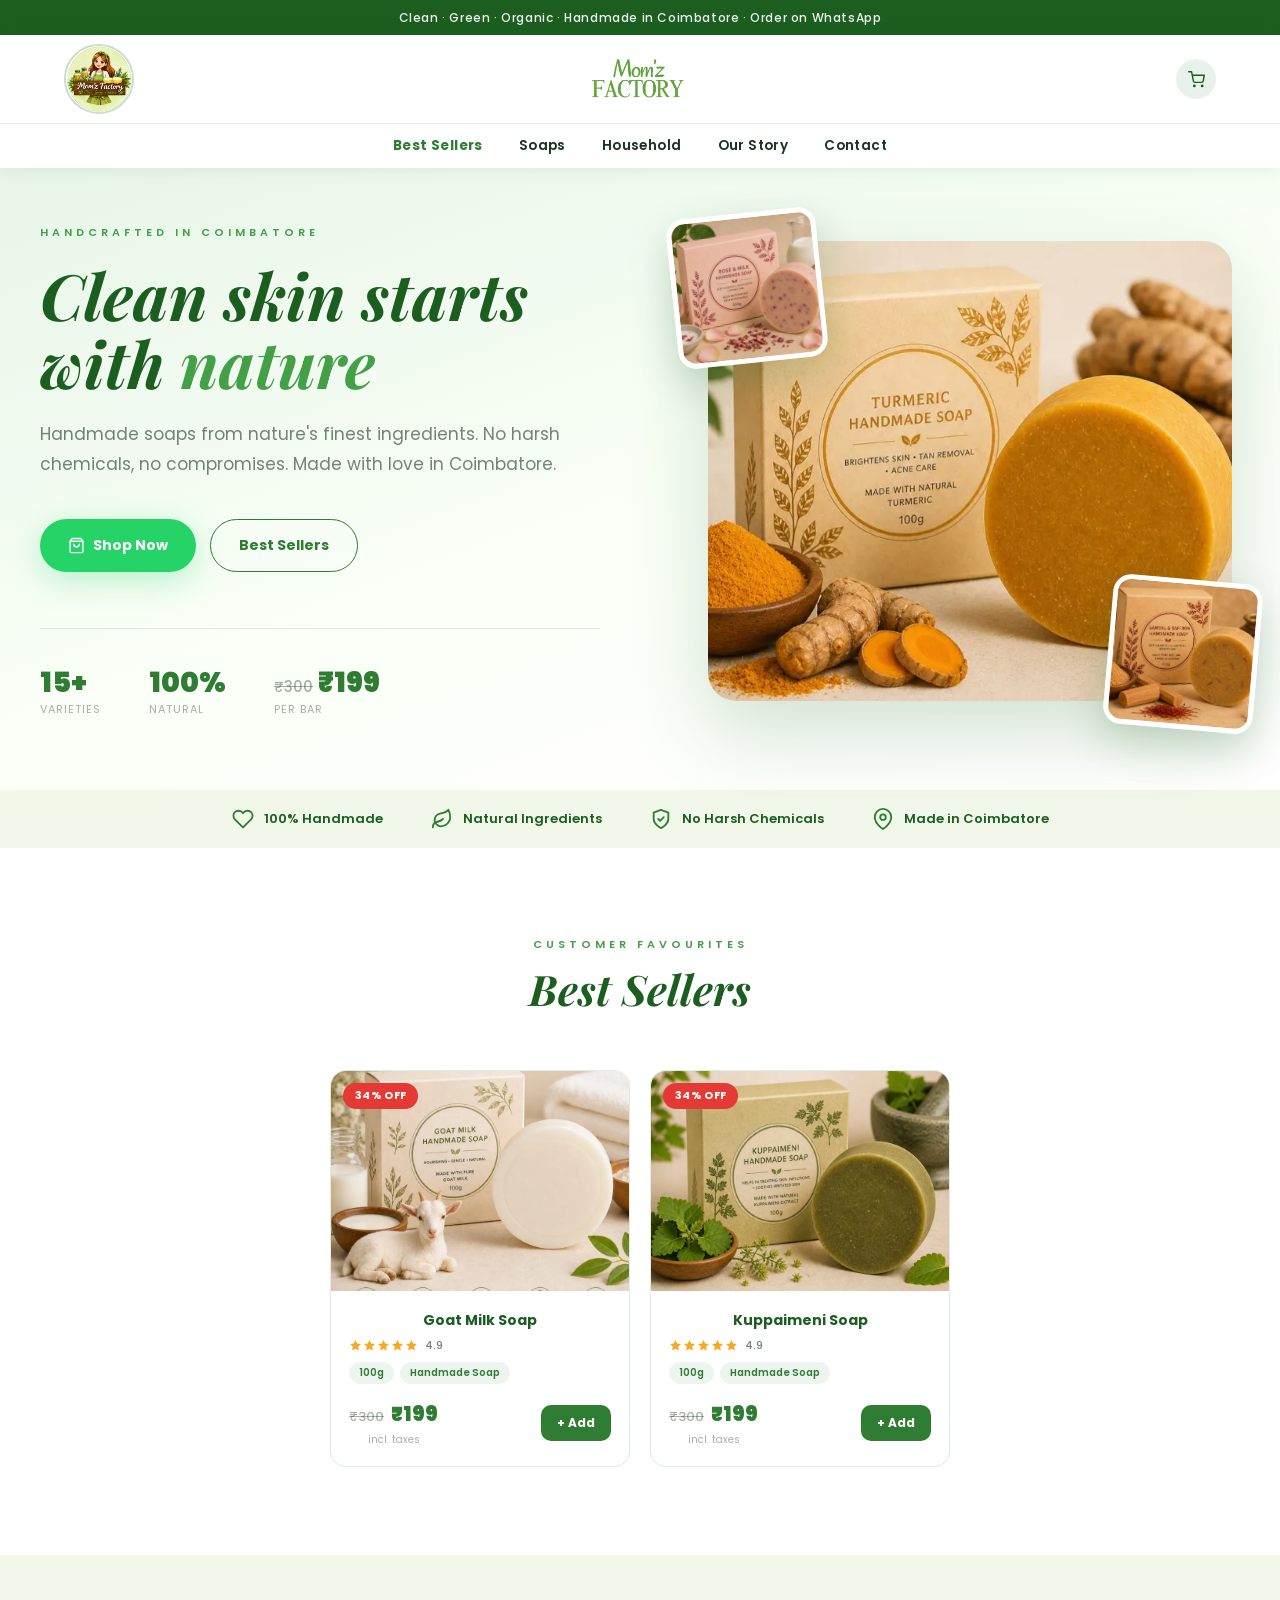
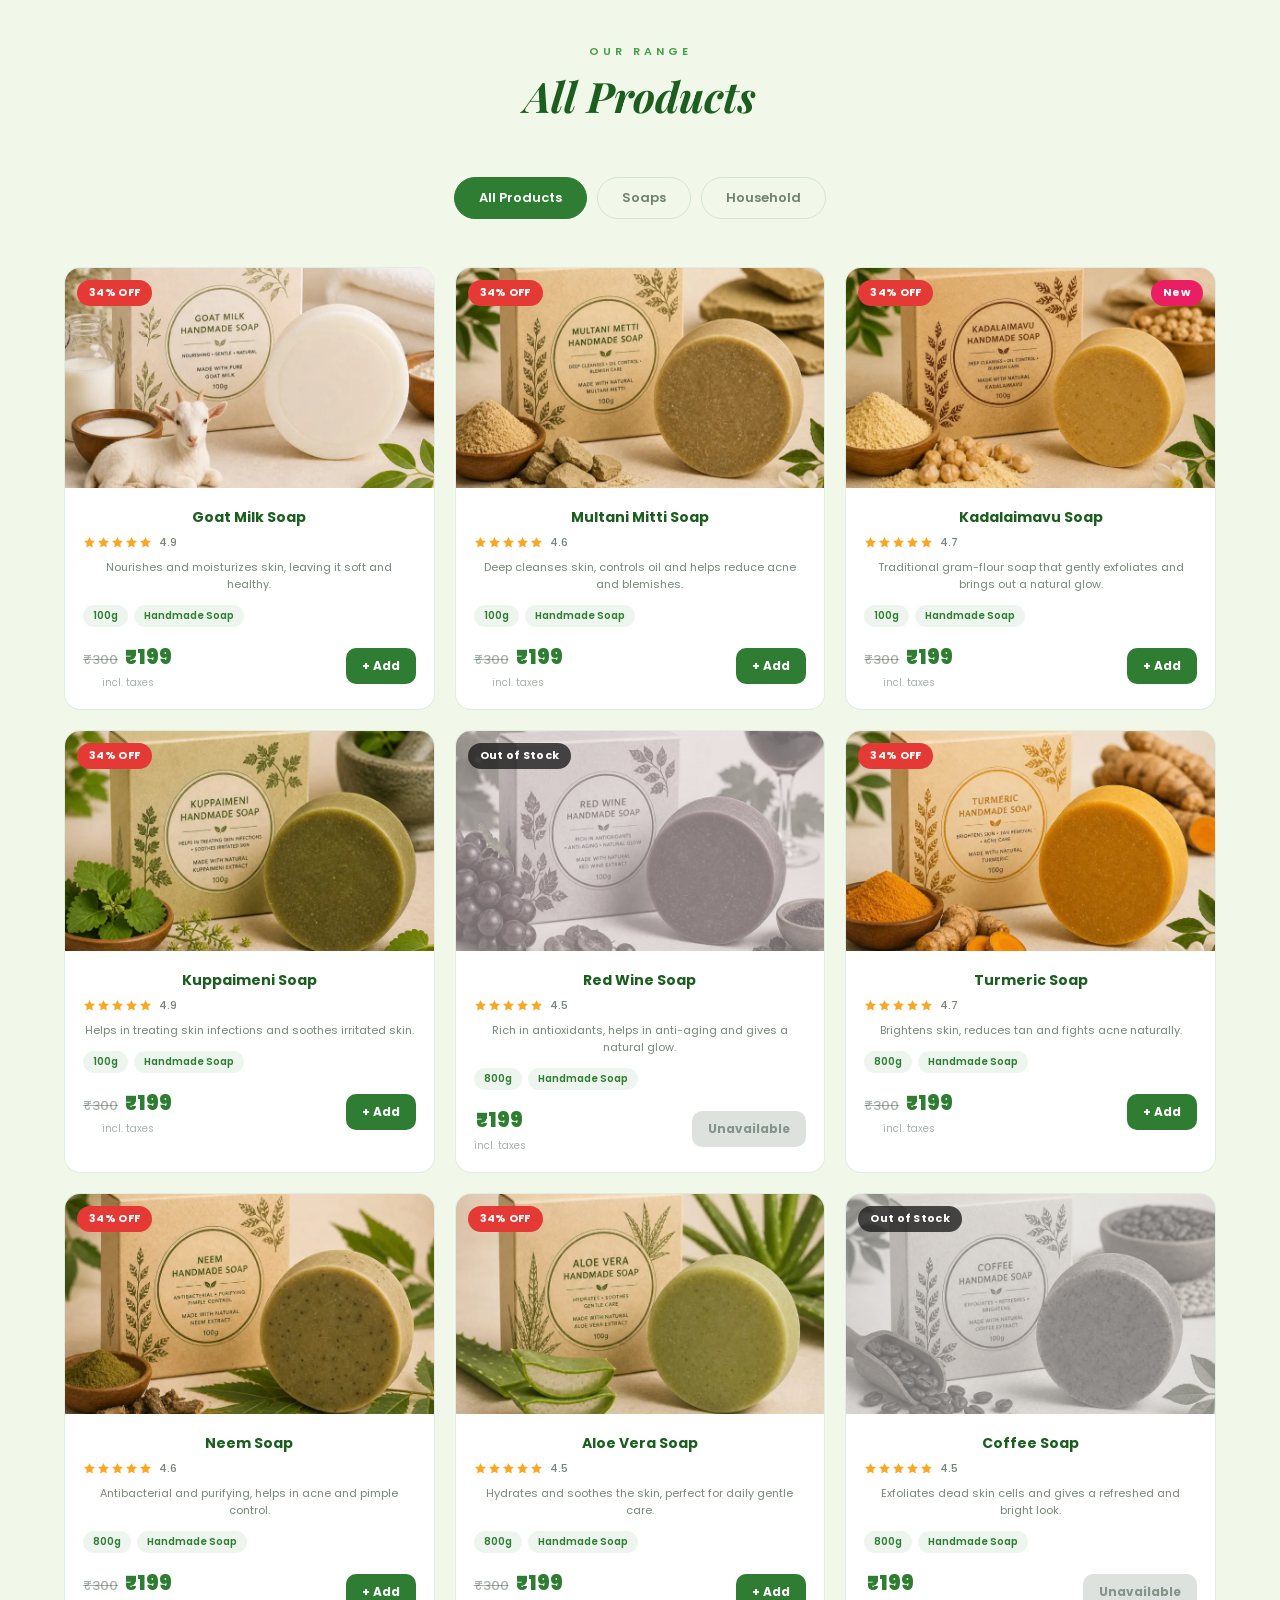
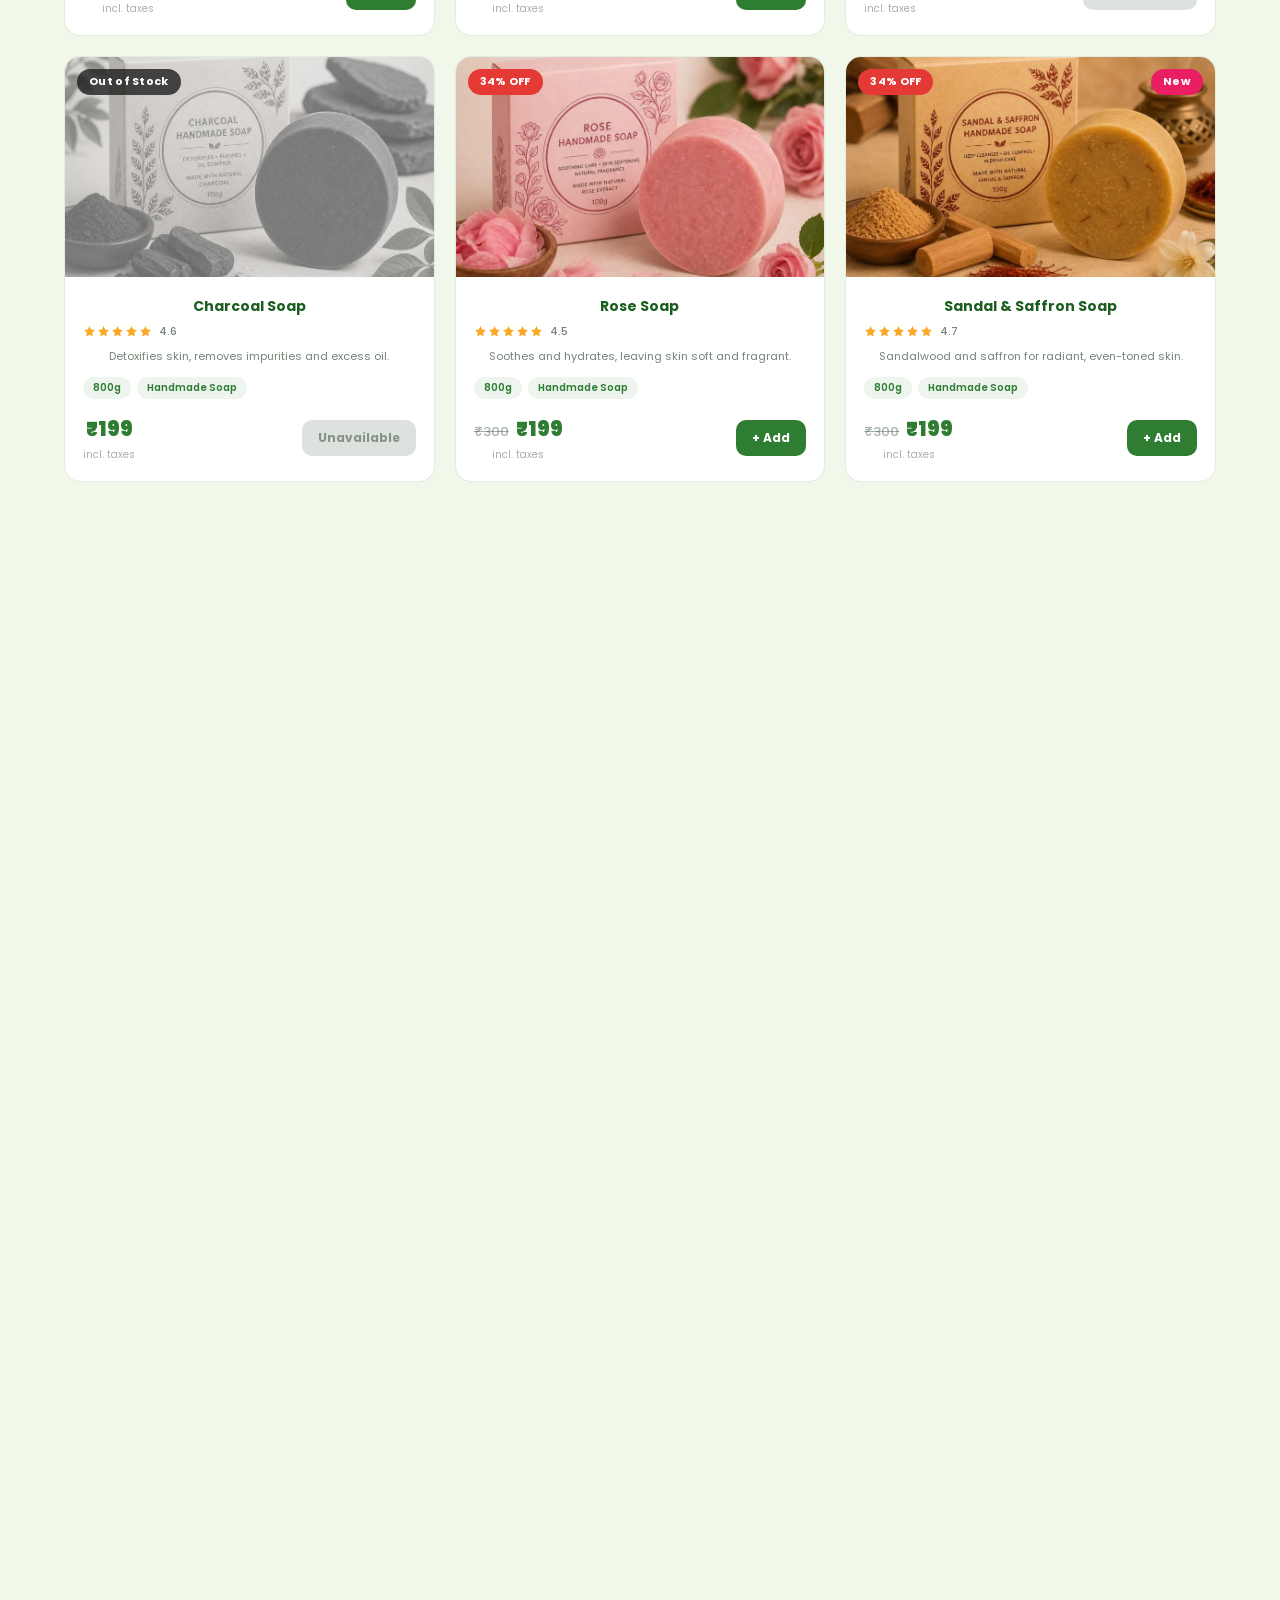
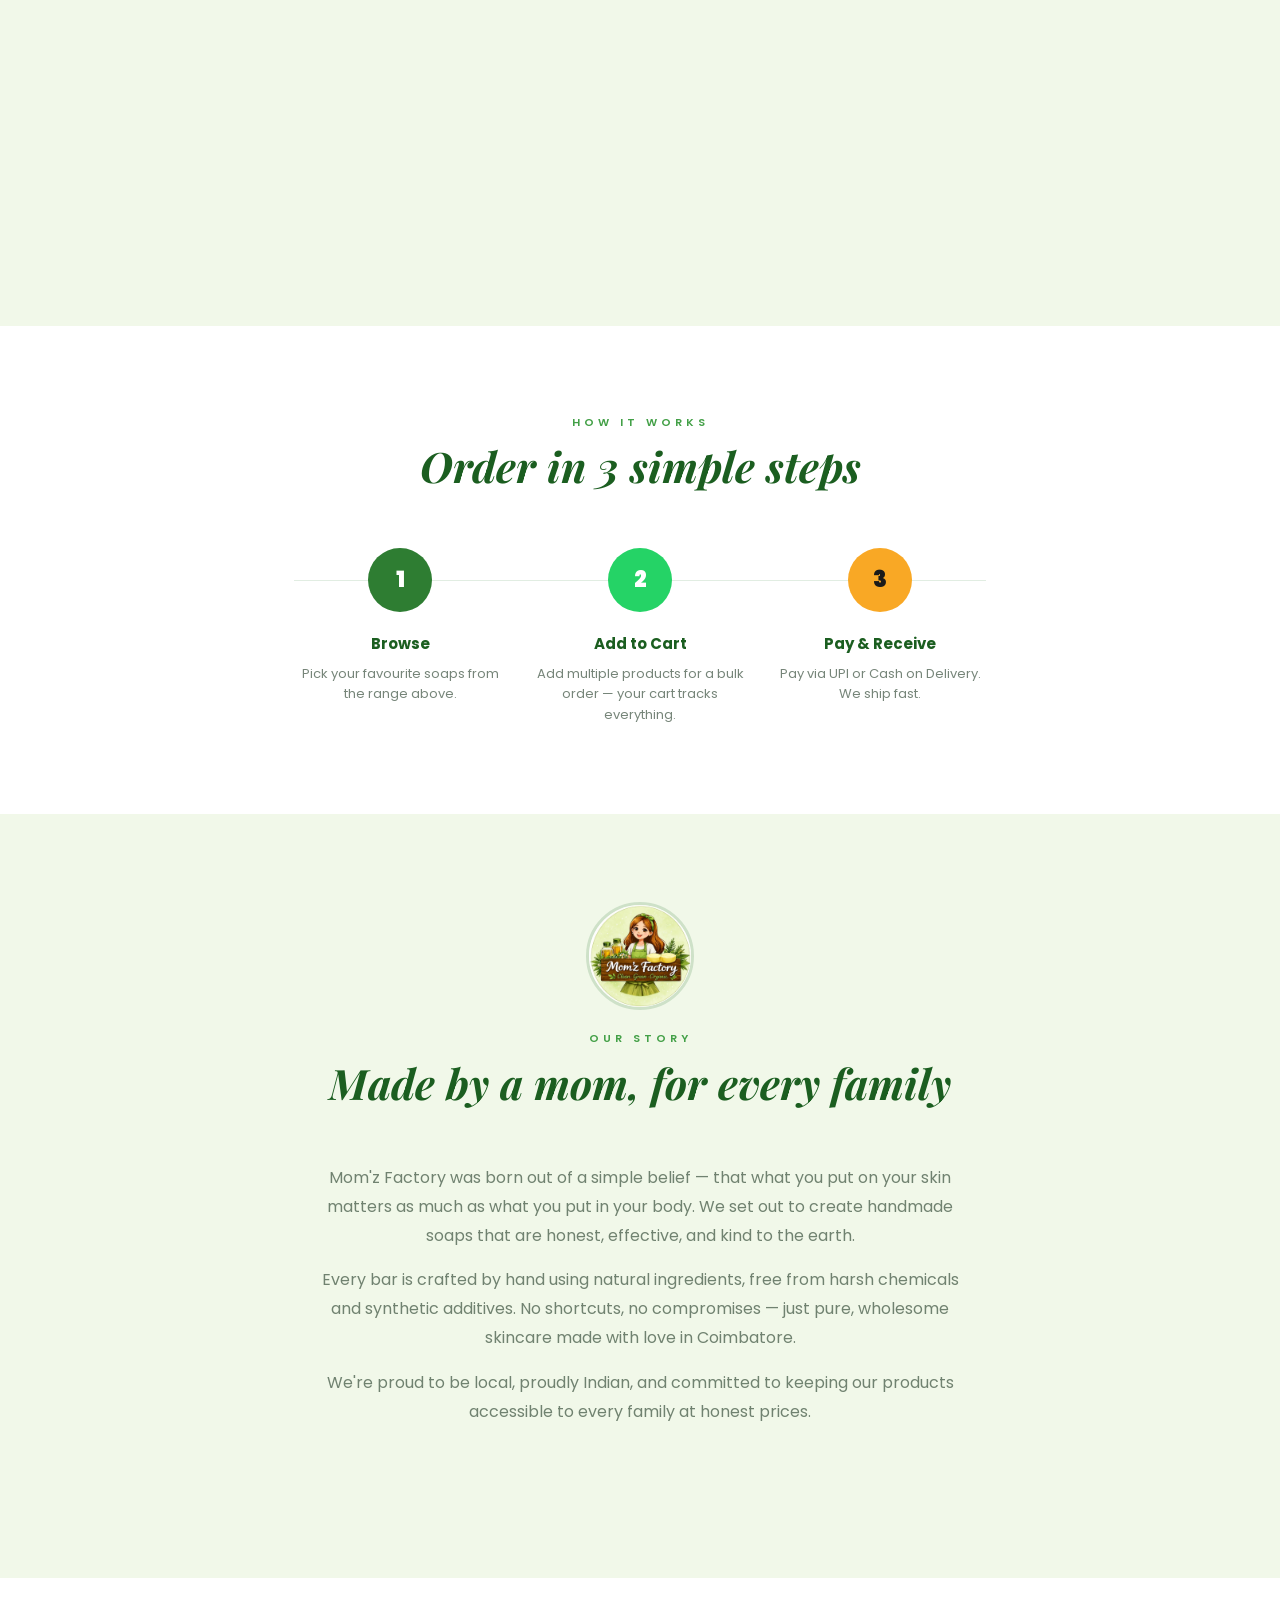
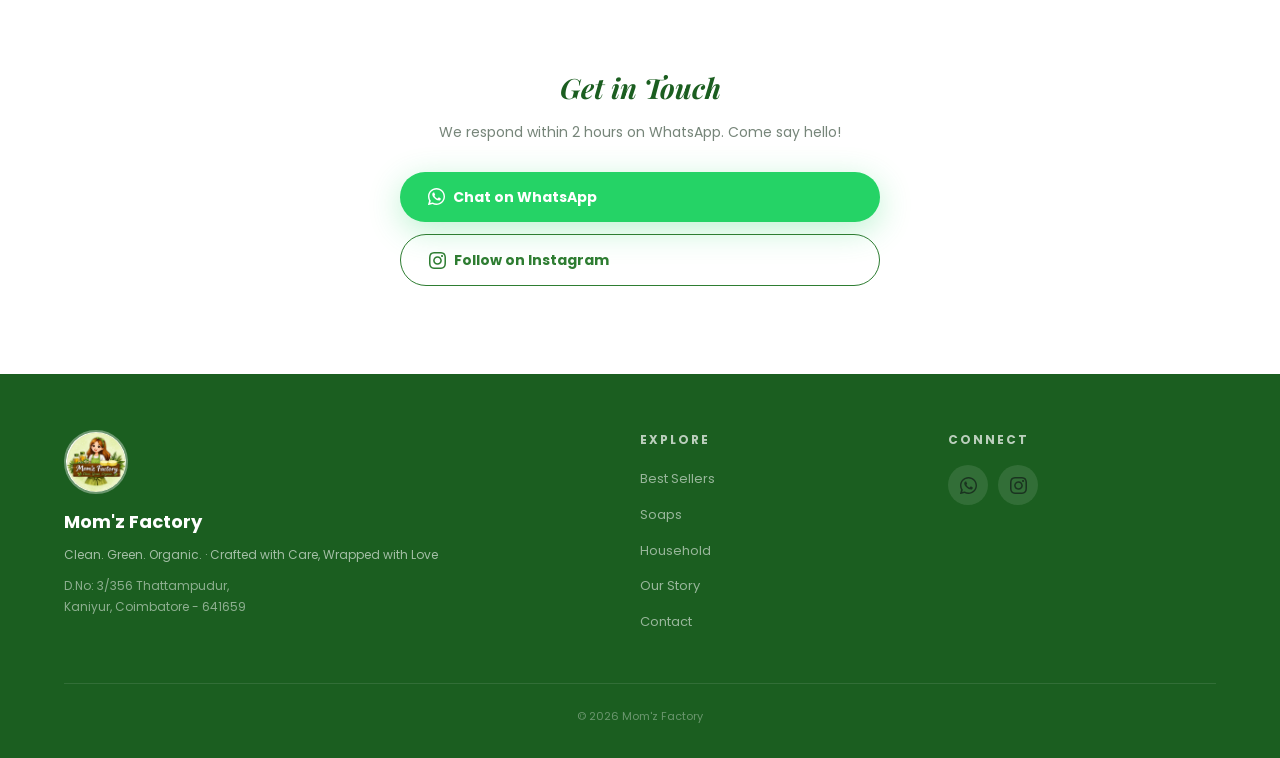
<file: index.html>
<!DOCTYPE html>
<html lang="en">
<head>
  <meta charset="UTF-8">
  <meta name="viewport" content="width=device-width, initial-scale=1.0">
  <title>Mom'z Factory — Clean. Green. Organic.</title>
  <meta name="description" content="Handmade natural soaps and household products crafted in Coimbatore. Best sellers, new arrivals — order on WhatsApp.">
  <link rel="canonical" href="https://momzfactory.in/">
  <meta property="og:type" content="website">
  <meta property="og:site_name" content="Mom'z Factory">
  <meta property="og:title" content="Mom'z Factory — Clean. Green. Organic.">
  <meta property="og:description" content="Handmade natural soaps crafted with care in Coimbatore. Order on WhatsApp.">
  <meta property="og:url" content="https://momzfactory.in/">
  <meta property="og:image" content="https://momzfactory.in/assets/products/turmeric-soap.jpg">
  <meta name="twitter:card" content="summary_large_image">
  <script type="application/ld+json">
  {
    "@context": "https://schema.org",
    "@type": "Organization",
    "name": "Mom'z Factory",
    "url": "https://momzfactory.in",
    "logo": "https://momzfactory.in/assets/logo.png"
  }
  </script>
  <link rel="icon" type="image/png" href="assets/logo.png">
  <link rel="stylesheet" href="css/style.css">
</head>
<body>

  <div id="navbar"></div>

  <!-- Hero -->
  <section class="hero">
    <div class="hero__inner">
      <div class="hero__content" data-animate>
        <div class="hero__eyebrow">Handcrafted in Coimbatore</div>
        <h1 class="hero__title">
          Clean skin starts<br>with <span>nature</span>
        </h1>
        <p class="hero__subtitle">
          Handmade soaps from nature's finest ingredients. No harsh chemicals, no compromises. Made with love in Coimbatore.
        </p>
        <div class="hero__ctas">
          <a href="#products" class="btn btn--primary">
            <svg xmlns="http://www.w3.org/2000/svg" width="17" height="17" viewBox="0 0 24 24" fill="none" stroke="currentColor" stroke-width="2" stroke-linecap="round" stroke-linejoin="round" aria-hidden="true"><path d="M6 2L3 6v14a2 2 0 0 0 2 2h14a2 2 0 0 0 2-2V6l-3-4z"/><line x1="3" y1="6" x2="21" y2="6"/><path d="M16 10a4 4 0 0 1-8 0"/></svg>
            Shop Now
          </a>
          <a href="#best-sellers" class="btn btn--ghost">Best Sellers</a>
        </div>
        <div class="hero__stats">
          <div>
            <div class="hero__stat-num">15+</div>
            <div class="hero__stat-label">Varieties</div>
          </div>
          <div>
            <div class="hero__stat-num">100%</div>
            <div class="hero__stat-label">Natural</div>
          </div>
          <div>
            <div class="hero__stat-num"><span class="hero__stat-mrp">&#8377;300</span> &#8377;199</div>
            <div class="hero__stat-label">Per Bar</div>
          </div>
        </div>
      </div>
      <div class="hero__visual" data-animate data-animate-delay="150">
        <img class="hero__img-main" src="assets/products/turmeric-soap.webp" alt="Turmeric handmade soap bar with fresh turmeric" fetchpriority="high">
        <img class="hero__img-accent hero__img-accent--1" src="assets/products/rose-milk-soap.webp" alt="Rose and milk handmade soap bar">
        <img class="hero__img-accent hero__img-accent--2" src="assets/products/sandal-saffron-soap.webp" alt="Sandal and saffron handmade soap bar">
      </div>
    </div>
  </section>

  <!-- USP strip -->
  <section class="usp-strip">
    <div class="container">
      <div class="usp-strip__row">
        <div class="usp">
          <svg xmlns="http://www.w3.org/2000/svg" width="22" height="22" viewBox="0 0 24 24" fill="none" stroke="currentColor" stroke-width="2" stroke-linecap="round" stroke-linejoin="round" aria-hidden="true"><path d="M20.84 4.61a5.5 5.5 0 0 0-7.78 0L12 5.67l-1.06-1.06a5.5 5.5 0 0 0-7.78 7.78l1.06 1.06L12 21.23l7.78-7.78 1.06-1.06a5.5 5.5 0 0 0 0-7.78z"/></svg>
          <span>100% Handmade</span>
        </div>
        <div class="usp">
          <svg xmlns="http://www.w3.org/2000/svg" width="22" height="22" viewBox="0 0 24 24" fill="none" stroke="currentColor" stroke-width="2" stroke-linecap="round" stroke-linejoin="round" aria-hidden="true"><path d="M11 20A7 7 0 0 1 9.8 6.1C15.5 5 17 4.48 19 2c1 2 2 4.18 2 8 0 5.5-4.78 10-10 10Z"/><path d="M2 21c0-3 1.85-5.36 5.08-6C9.5 14.52 12 13 13 12"/></svg>
          <span>Natural Ingredients</span>
        </div>
        <div class="usp">
          <svg xmlns="http://www.w3.org/2000/svg" width="22" height="22" viewBox="0 0 24 24" fill="none" stroke="currentColor" stroke-width="2" stroke-linecap="round" stroke-linejoin="round" aria-hidden="true"><path d="M12 22s8-4 8-10V5l-8-3-8 3v7c0 6 8 10 8 10z"/><polyline points="9 12 11 14 15 10"/></svg>
          <span>No Harsh Chemicals</span>
        </div>
        <div class="usp">
          <svg xmlns="http://www.w3.org/2000/svg" width="22" height="22" viewBox="0 0 24 24" fill="none" stroke="currentColor" stroke-width="2" stroke-linecap="round" stroke-linejoin="round" aria-hidden="true"><path d="M21 10c0 7-9 13-9 13s-9-6-9-13a9 9 0 0 1 18 0z"/><circle cx="12" cy="10" r="3"/></svg>
          <span>Made in Coimbatore</span>
        </div>
      </div>
    </div>
  </section>

  <!-- Best Sellers -->
  <section class="section" id="best-sellers">
    <div class="container">
      <div class="section-eyebrow" data-animate>Customer Favourites</div>
      <h2 class="section-title" data-animate data-animate-delay="100">Best Sellers</h2>
      <div class="products-grid products-grid--best" id="bestSellersGrid">
        <!-- Rendered by products.js -->
      </div>
    </div>
  </section>

  <!-- All Products -->
  <section class="section section--mid" id="products">
    <div class="container">
      <div class="section-eyebrow" data-animate>Our Range</div>
      <h2 class="section-title" data-animate data-animate-delay="100">All Products</h2>
      <div class="filter-bar" data-animate></div>
      <div class="products-grid" id="productsGrid">
        <!-- Rendered by products.js -->
      </div>
    </div>
  </section>

  <!-- How to Order -->
  <section class="section">
    <div class="container">
      <div class="section-eyebrow" data-animate>How It Works</div>
      <h2 class="section-title" data-animate data-animate-delay="100">Order in 3 simple steps</h2>
      <div class="steps">
        <div class="step" data-animate data-animate-delay="0">
          <div class="step__circle step__circle--1">1</div>
          <div class="step__title">Browse</div>
          <div class="step__desc">Pick your favourite soaps from the range above.</div>
        </div>
        <div class="step" data-animate data-animate-delay="120">
          <div class="step__circle step__circle--2">2</div>
          <div class="step__title">Add to Cart</div>
          <div class="step__desc">Add multiple products for a bulk order — your cart tracks everything.</div>
        </div>
        <div class="step" data-animate data-animate-delay="240">
          <div class="step__circle step__circle--3">3</div>
          <div class="step__title">Pay &amp; Receive</div>
          <div class="step__desc">Pay via UPI or Cash on Delivery. We ship fast.</div>
        </div>
      </div>
    </div>
  </section>

  <!-- Our Story -->
  <section class="section section--mid" id="our-story">
    <div class="container">
      <img src="assets/logo.webp" alt="Mom'z Factory logo" class="story-logo" data-animate>
      <div class="section-eyebrow" data-animate>Our Story</div>
      <h2 class="section-title" data-animate data-animate-delay="100">Made by a mom, for every family</h2>
      <div class="about-story" data-animate data-animate-delay="150">
        <p>
          Mom'z Factory was born out of a simple belief — that what you put on your skin matters as much as what you put in your body. We set out to create handmade soaps that are honest, effective, and kind to the earth.
        </p>
        <p>
          Every bar is crafted by hand using natural ingredients, free from harsh chemicals and synthetic additives. No shortcuts, no compromises — just pure, wholesome skincare made with love in Coimbatore.
        </p>
        <p>
          We're proud to be local, proudly Indian, and committed to keeping our products accessible to every family at honest prices.
        </p>
      </div>
    </div>
  </section>

  <!-- Contact -->
  <section class="section" id="contact">
    <div class="container">
      <div class="contact-box" data-animate>
        <h2 class="contact-box__title">Get in Touch</h2>
        <p class="contact-box__sub">We respond within 2 hours on WhatsApp. Come say hello!</p>
        <div class="contact-btns">
          <a data-wa-link data-wa-text="Hi, I'd like to know more about your soaps." href="#"
             target="_blank" class="btn btn--primary">
            <svg xmlns="http://www.w3.org/2000/svg" width="17" height="17" viewBox="0 0 24 24" fill="currentColor" aria-hidden="true"><path d="M17.472 14.382c-.297-.149-1.758-.867-2.03-.967-.273-.099-.471-.148-.67.15-.197.297-.767.966-.94 1.164-.173.199-.347.223-.644.075-.297-.15-1.255-.463-2.39-1.475-.883-.788-1.48-1.761-1.653-2.059-.173-.297-.018-.458.13-.606.134-.133.298-.347.446-.52.149-.174.198-.298.298-.497.099-.198.05-.371-.025-.52-.075-.149-.669-1.612-.916-2.207-.242-.579-.487-.5-.669-.51-.173-.008-.371-.01-.57-.01-.198 0-.52.074-.792.372-.272.297-1.04 1.016-1.04 2.479 0 1.462 1.065 2.875 1.213 3.074.149.198 2.096 3.2 5.077 4.487.709.306 1.262.489 1.694.625.712.227 1.36.195 1.871.118.571-.085 1.758-.719 2.006-1.413.248-.694.248-1.289.173-1.413-.074-.124-.272-.198-.57-.347z"/><path d="M12 0C5.373 0 0 5.373 0 12c0 2.127.558 4.121 1.532 5.849L.057 23.428a.5.5 0 0 0 .609.61l5.627-1.476A11.946 11.946 0 0 0 12 24c6.627 0 12-5.373 12-12S18.627 0 12 0zm0 22c-1.885 0-3.652-.51-5.17-1.399l-.37-.22-3.338.875.892-3.254-.242-.382A9.956 9.956 0 0 1 2 12C2 6.477 6.477 2 12 2s10 4.477 10 10-4.477 10-10 10z"/></svg>
            Chat on WhatsApp
          </a>
          <a data-instagram-link href="#"
             target="_blank" class="btn btn--ghost">
            <svg xmlns="http://www.w3.org/2000/svg" width="17" height="17" viewBox="0 0 24 24" fill="currentColor" aria-hidden="true"><path d="M12 2.163c3.204 0 3.584.012 4.85.07 3.252.148 4.771 1.691 4.919 4.919.058 1.265.069 1.645.069 4.849 0 3.205-.012 3.584-.069 4.849-.149 3.225-1.664 4.771-4.919 4.919-1.266.058-1.644.07-4.85.07-3.204 0-3.584-.012-4.849-.07-3.26-.149-4.771-1.699-4.919-4.92-.058-1.265-.07-1.644-.07-4.849 0-3.204.013-3.583.07-4.849.149-3.227 1.664-4.771 4.919-4.919 1.266-.057 1.645-.069 4.849-.069zm0-2.163c-3.259 0-3.667.014-4.947.072-4.358.2-6.78 2.618-6.98 6.98-.059 1.281-.073 1.689-.073 4.948 0 3.259.014 3.668.072 4.948.2 4.358 2.618 6.78 6.98 6.98 1.281.058 1.689.072 4.948.072 3.259 0 3.668-.014 4.948-.072 4.354-.2 6.782-2.618 6.979-6.98.059-1.28.073-1.689.073-4.948 0-3.259-.014-3.667-.072-4.947-.196-4.354-2.617-6.78-6.979-6.98-1.281-.059-1.69-.073-4.949-.073zm0 5.838c-3.403 0-6.162 2.759-6.162 6.162s2.759 6.163 6.162 6.163 6.162-2.759 6.162-6.163c0-3.403-2.759-6.162-6.162-6.162zm0 10.162c-2.209 0-4-1.79-4-4 0-2.209 1.791-4 4-4s4 1.791 4 4c0 2.21-1.791 4-4 4zm6.406-11.845c-.796 0-1.441.645-1.441 1.44s.645 1.44 1.441 1.44c.795 0 1.439-.645 1.439-1.44s-.644-1.44-1.439-1.44z"/></svg>
            Follow on Instagram
          </a>
        </div>
      </div>
    </div>
  </section>

  <div id="footer"></div>

  <script src="data/site.js"></script>
  <script src="js/components.js"></script>
  <script src="js/animations.js"></script>
  <script src="js/cart.js"></script>
  <script src="js/products.js"></script>
  <!-- Cloudflare Web Analytics -->
  <script defer src='https://static.cloudflareinsights.com/beacon.min.js' data-cf-beacon='{"token": "bef2f59d15054dd18cb8b7c845c799fb"}'></script>
</body>
</html>
</file>
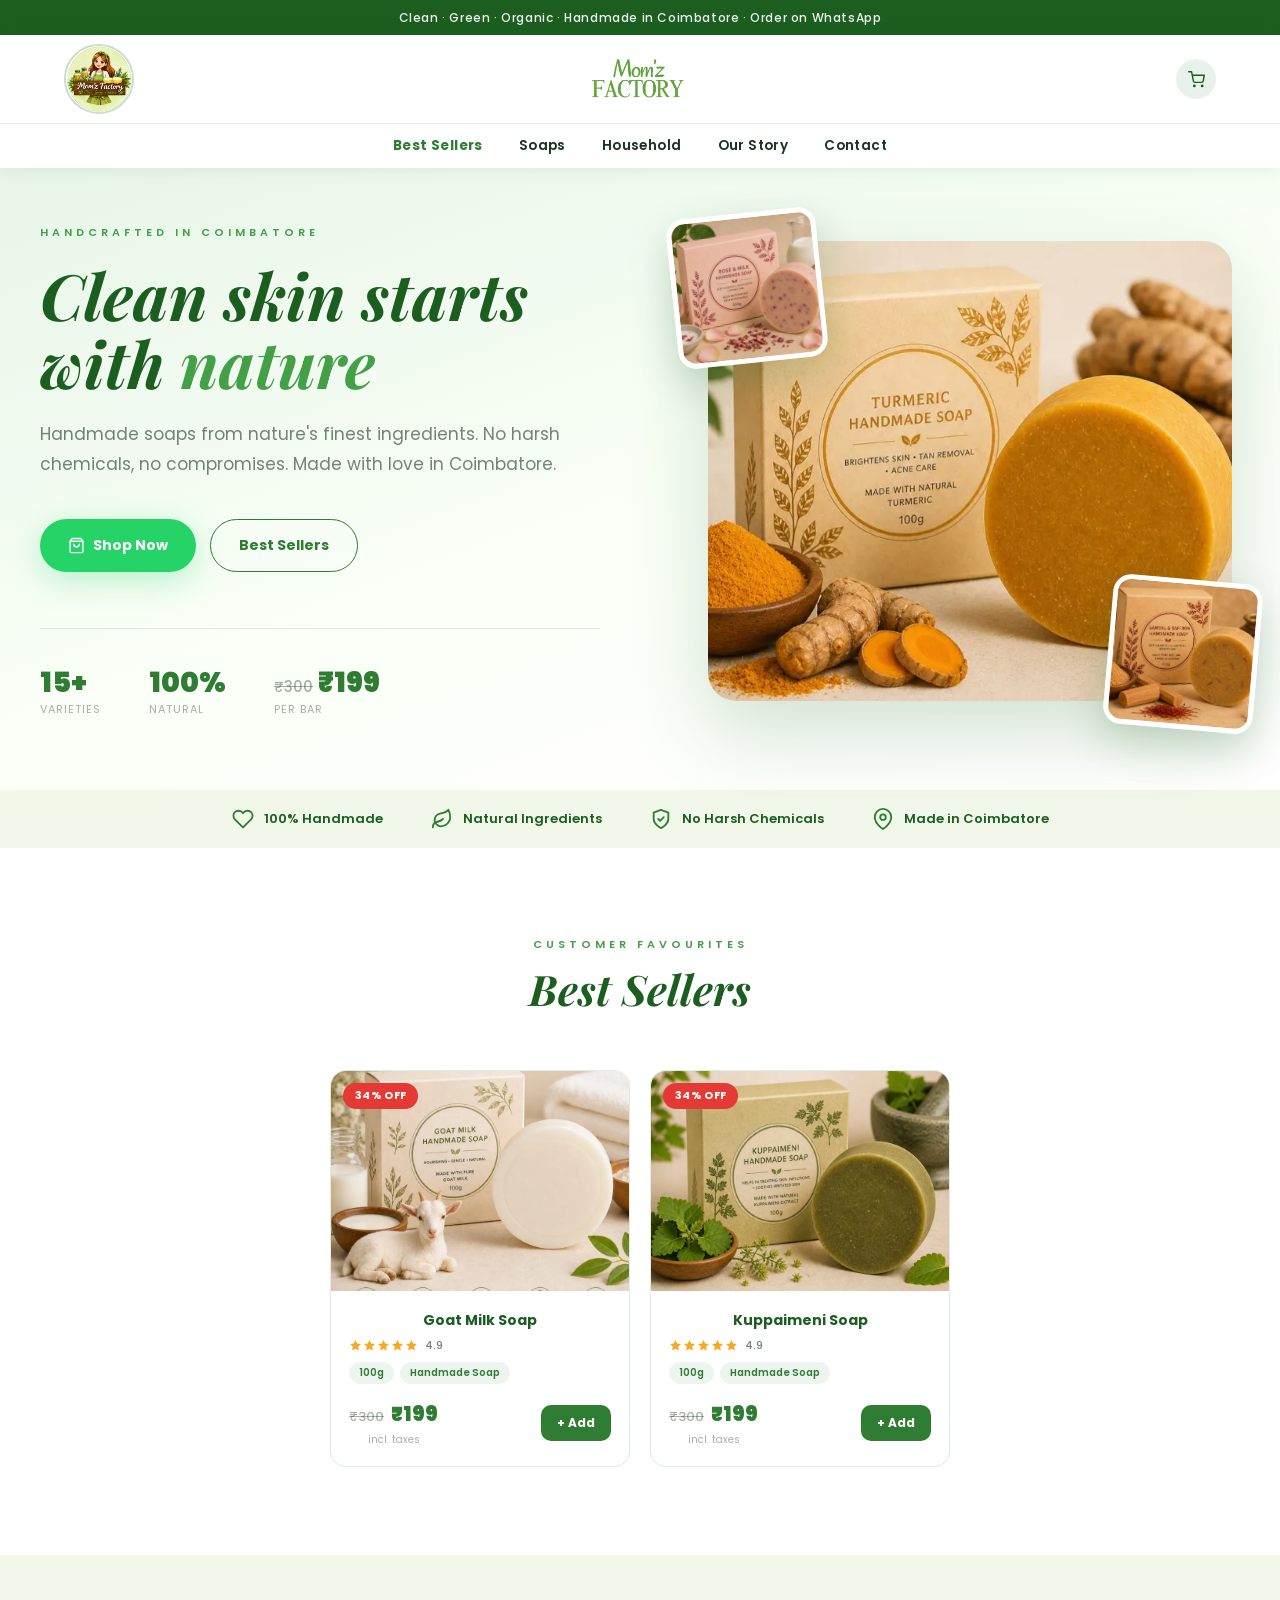
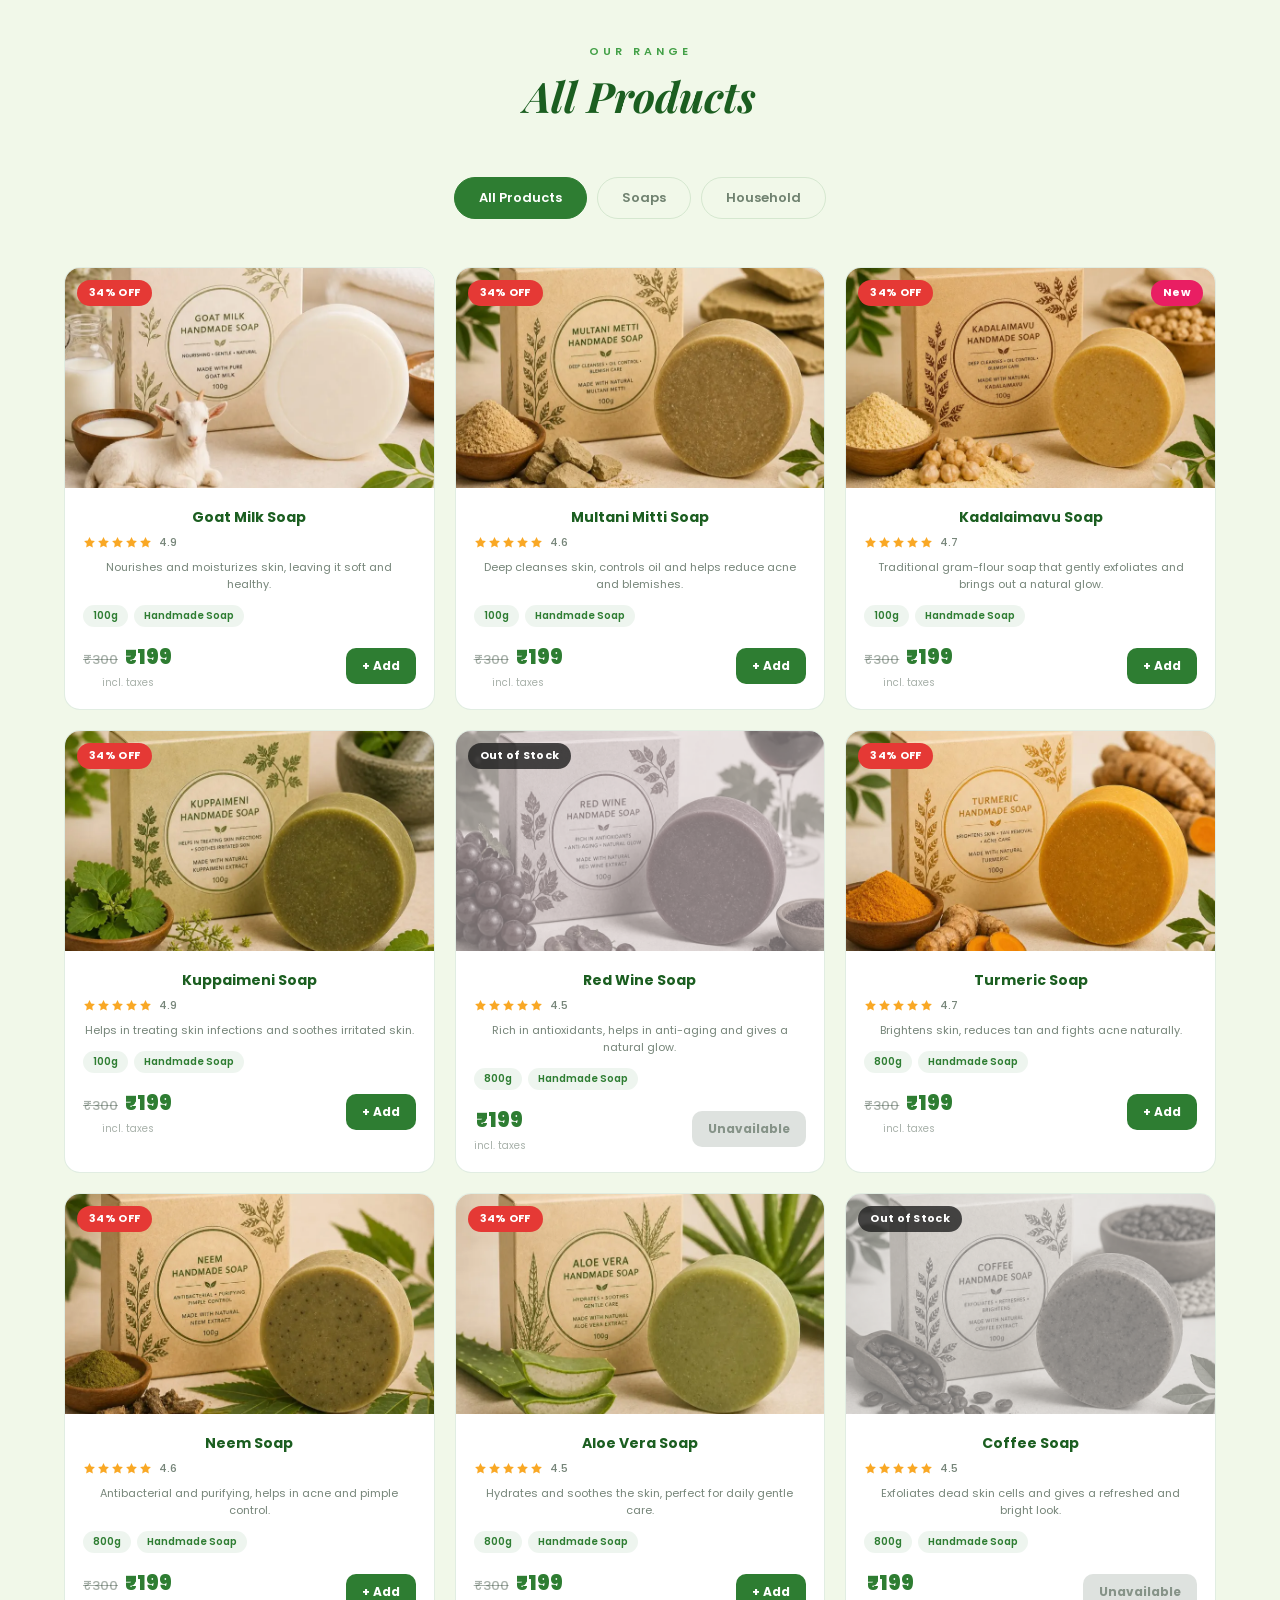
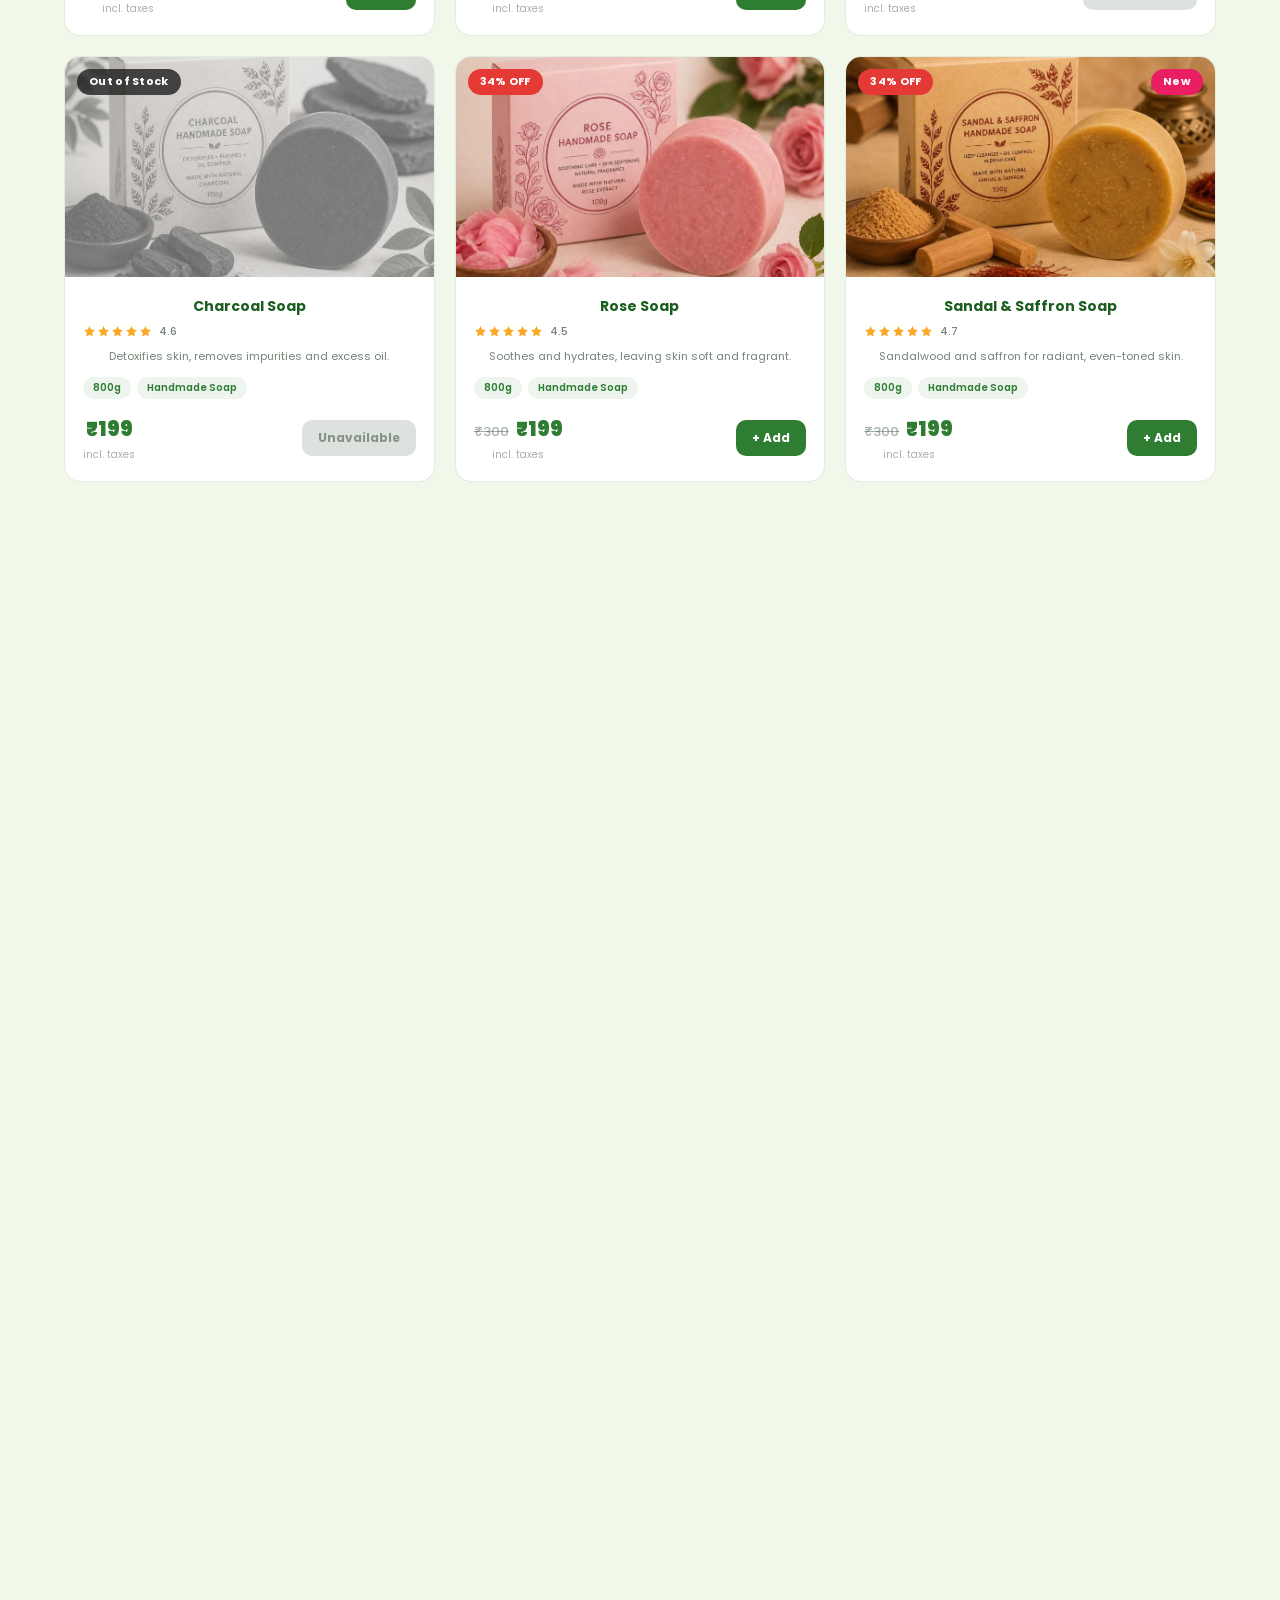
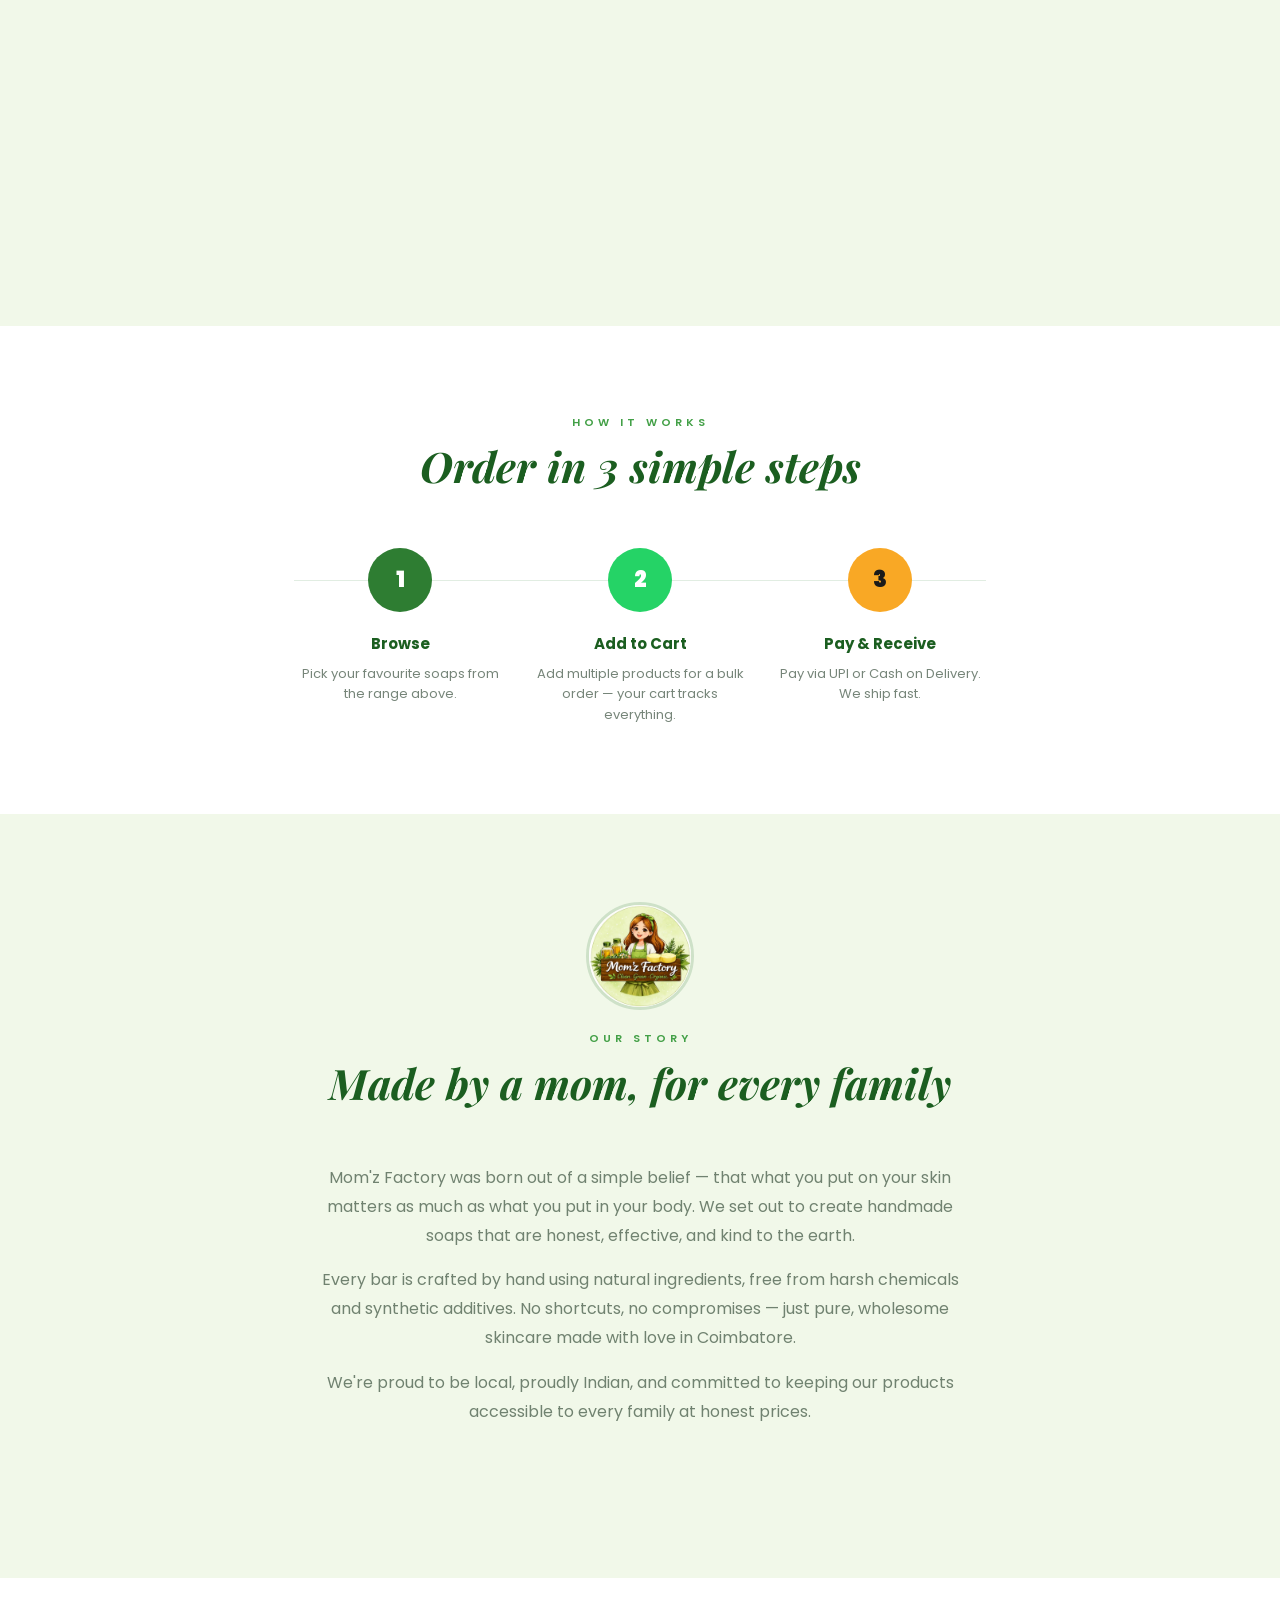
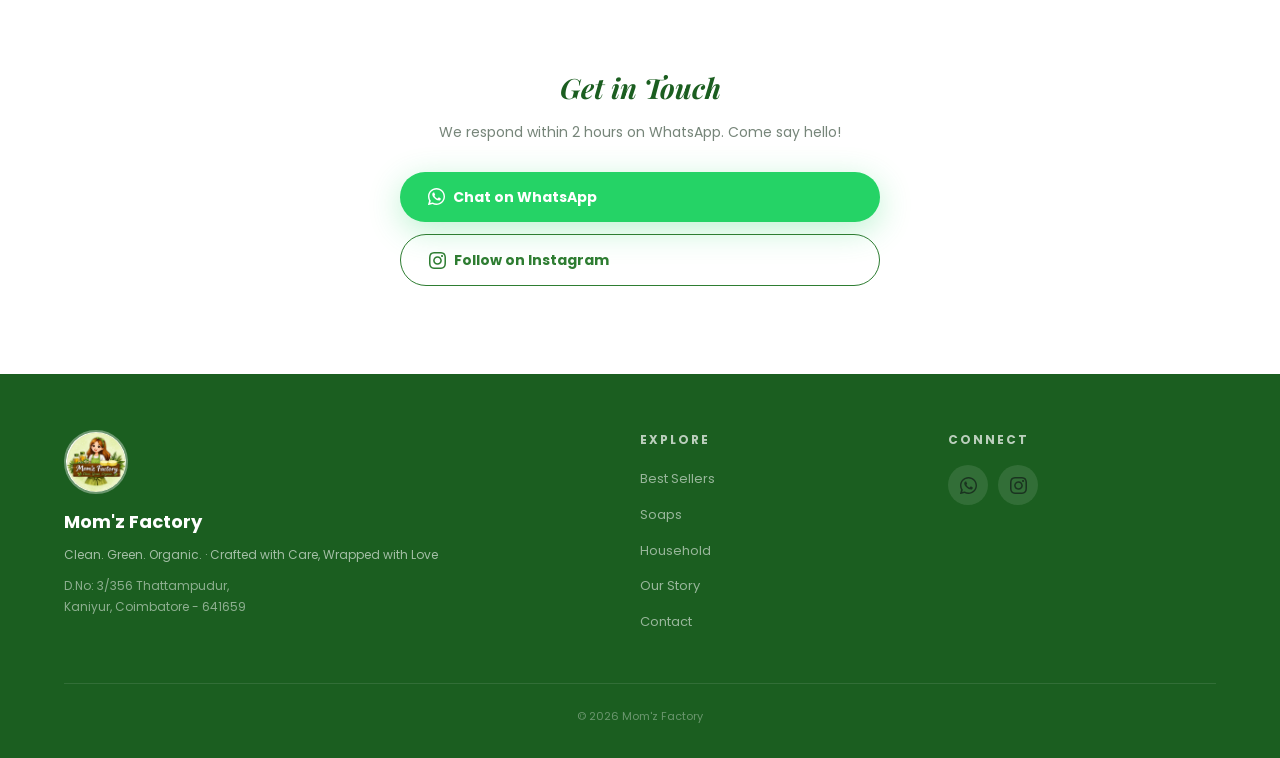
<file: about.html>
<!DOCTYPE html>
<html lang="en">
<head>
  <meta charset="UTF-8">
  <title>About Us — Mom'z Factory</title>
  <meta http-equiv="refresh" content="0; url=/#our-story">
  <link rel="canonical" href="https://momzfactory.in/#our-story">
  <script>window.location.replace('/#our-story');</script>
</head>
<body>
  <p>Our story has moved to our home page — <a href="/#our-story">continue to Mom'z Factory</a>.</p>
</body>
</html>
</file>
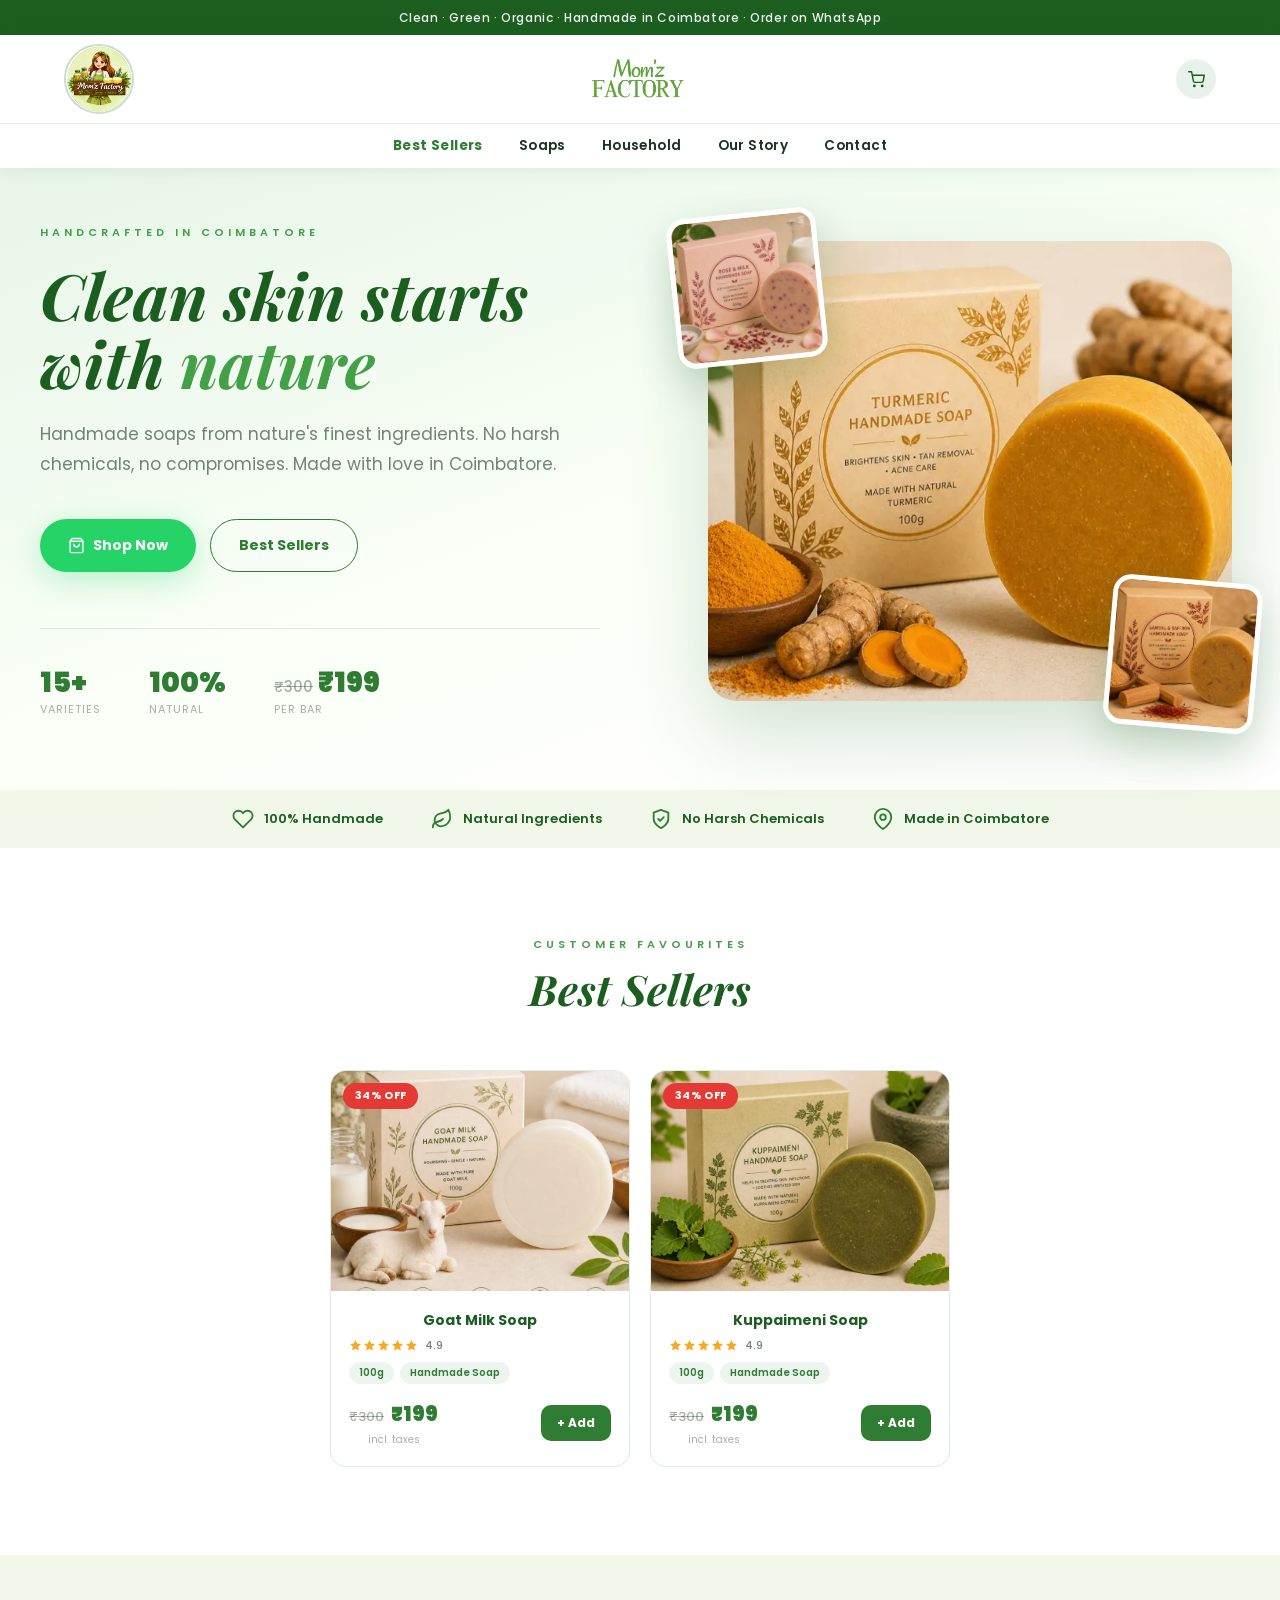
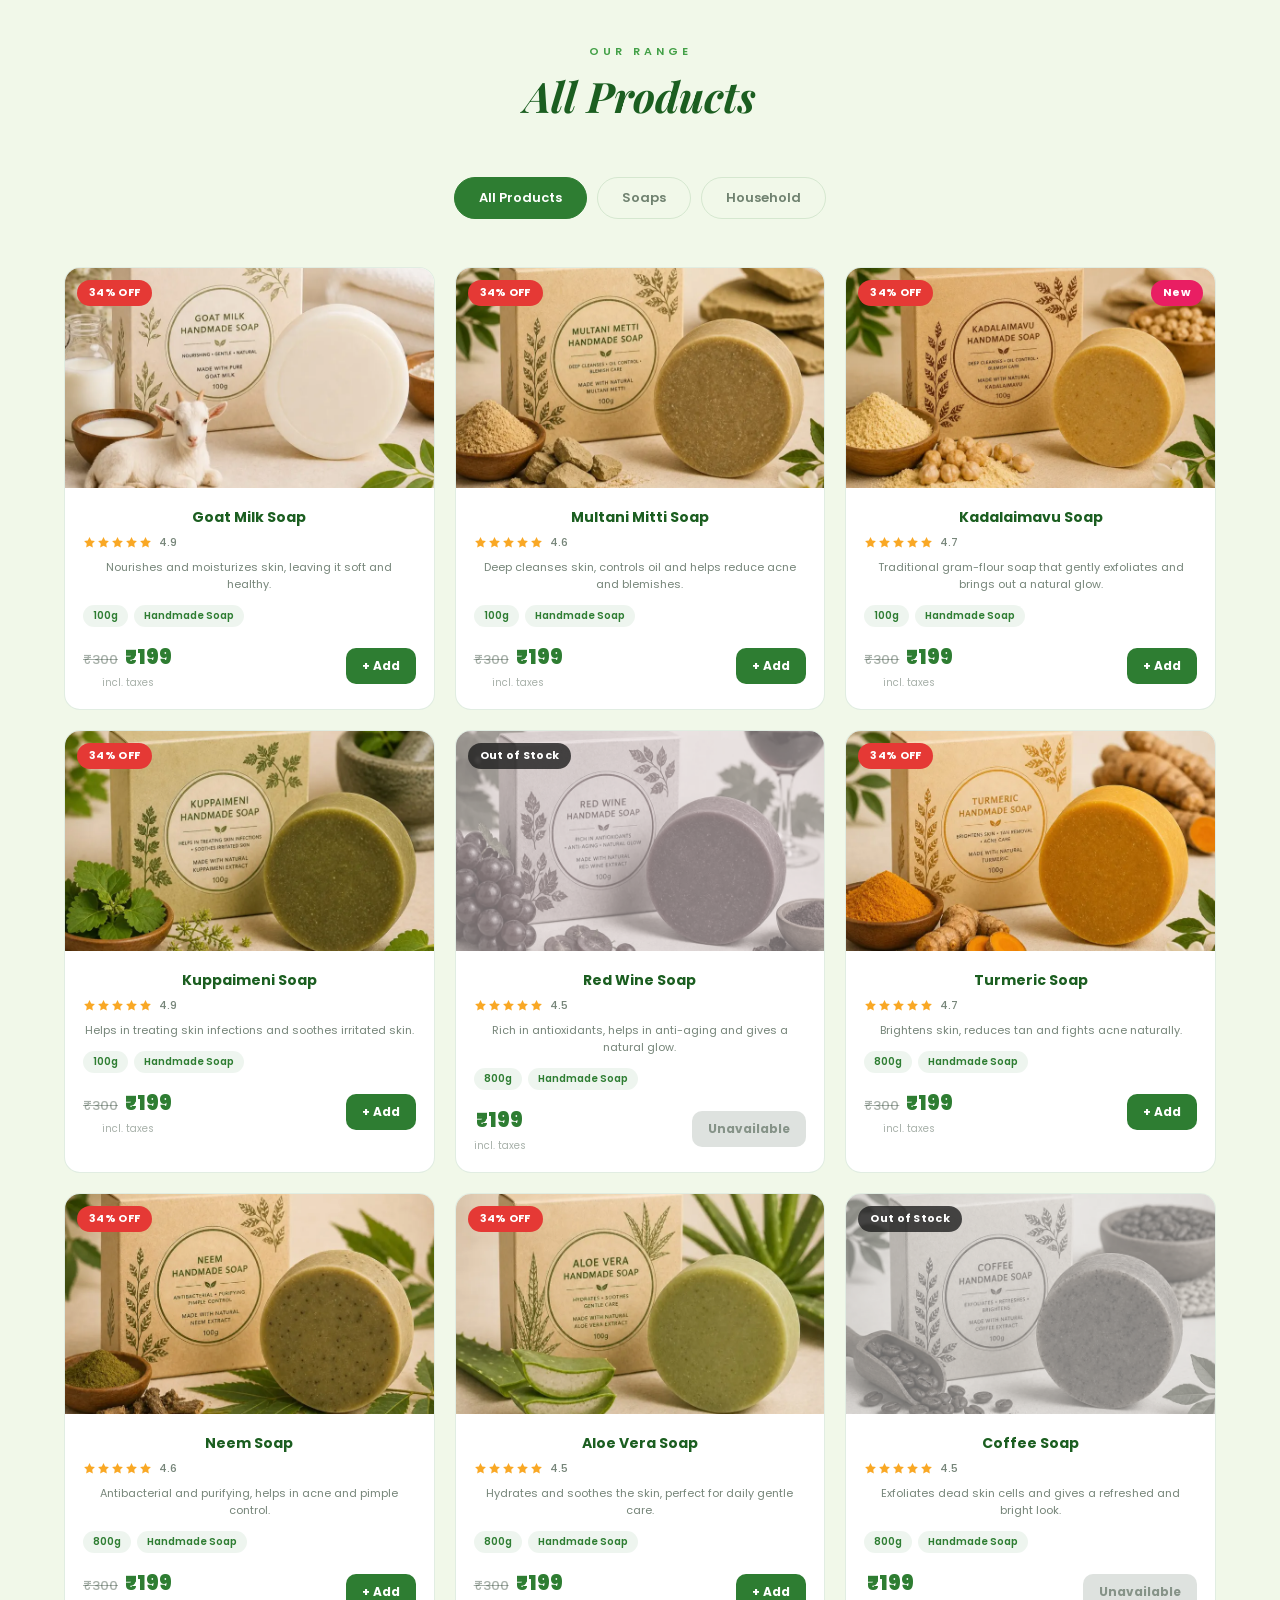
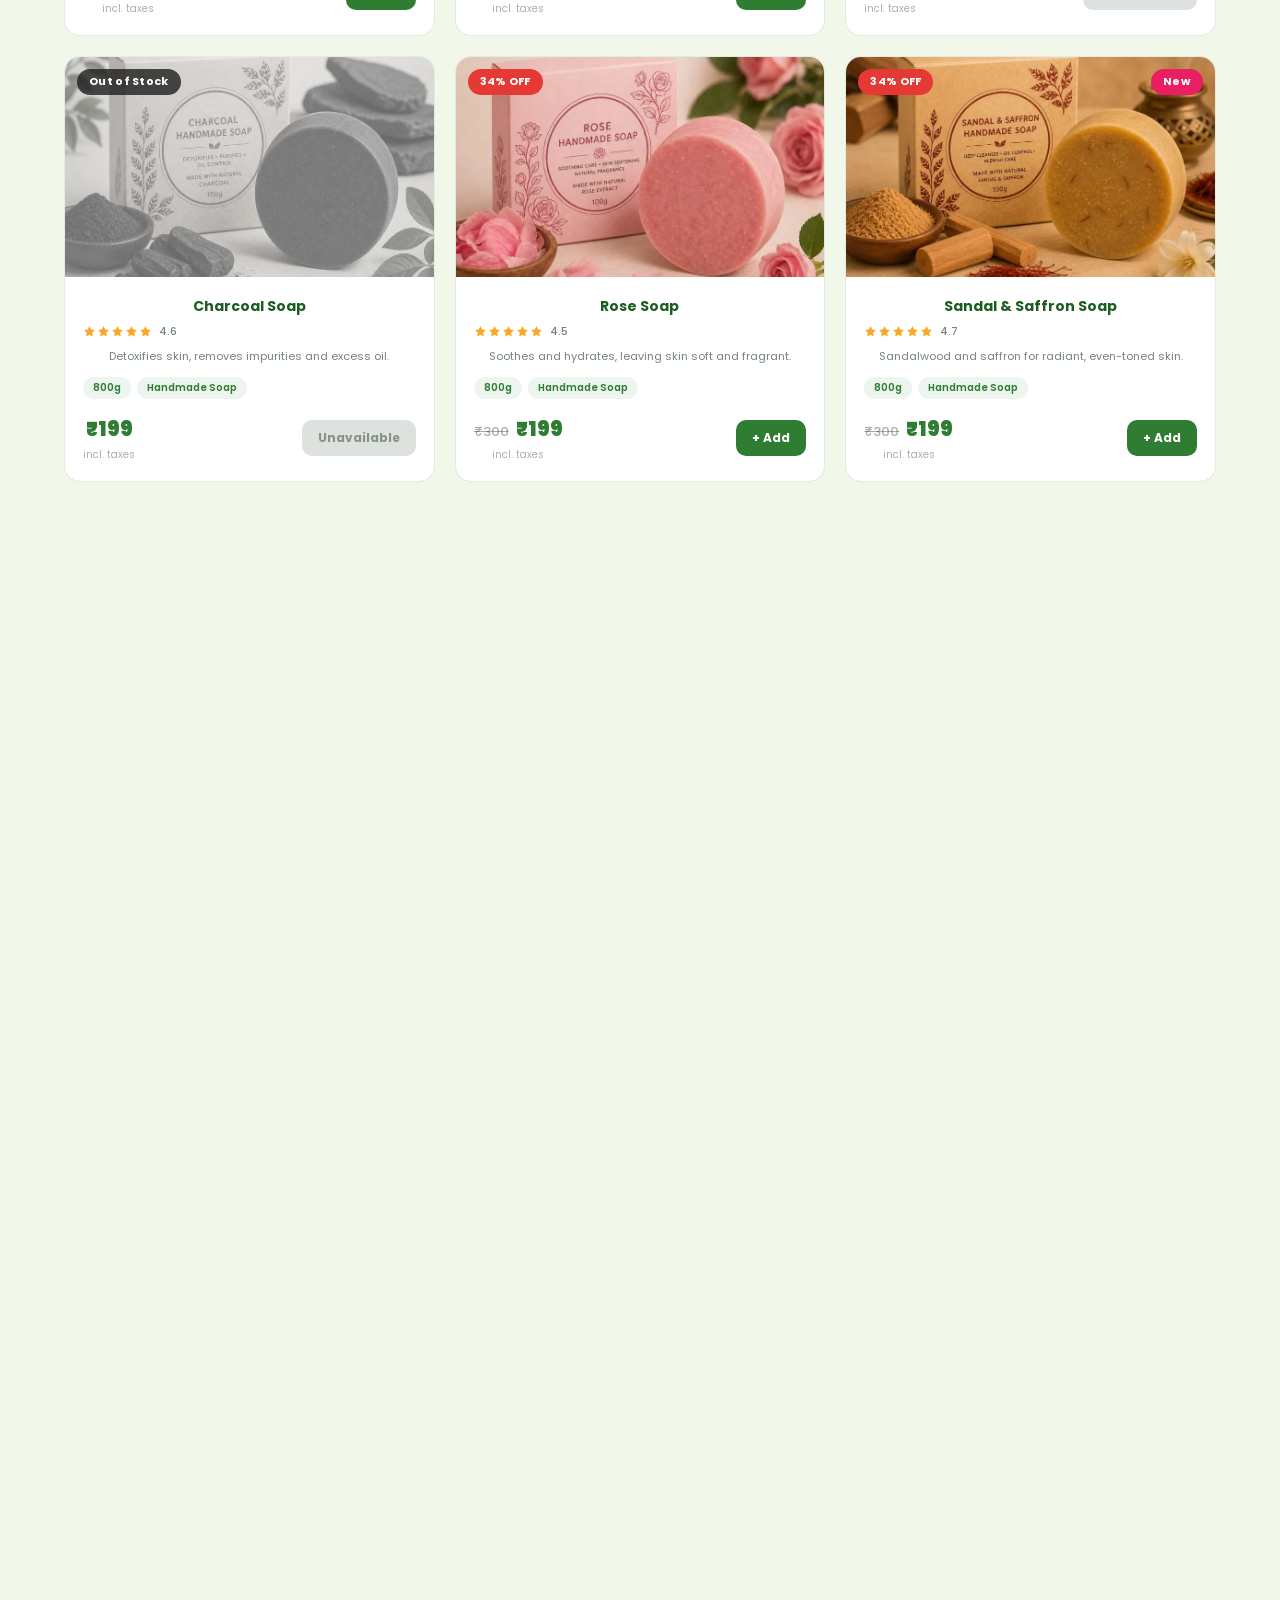
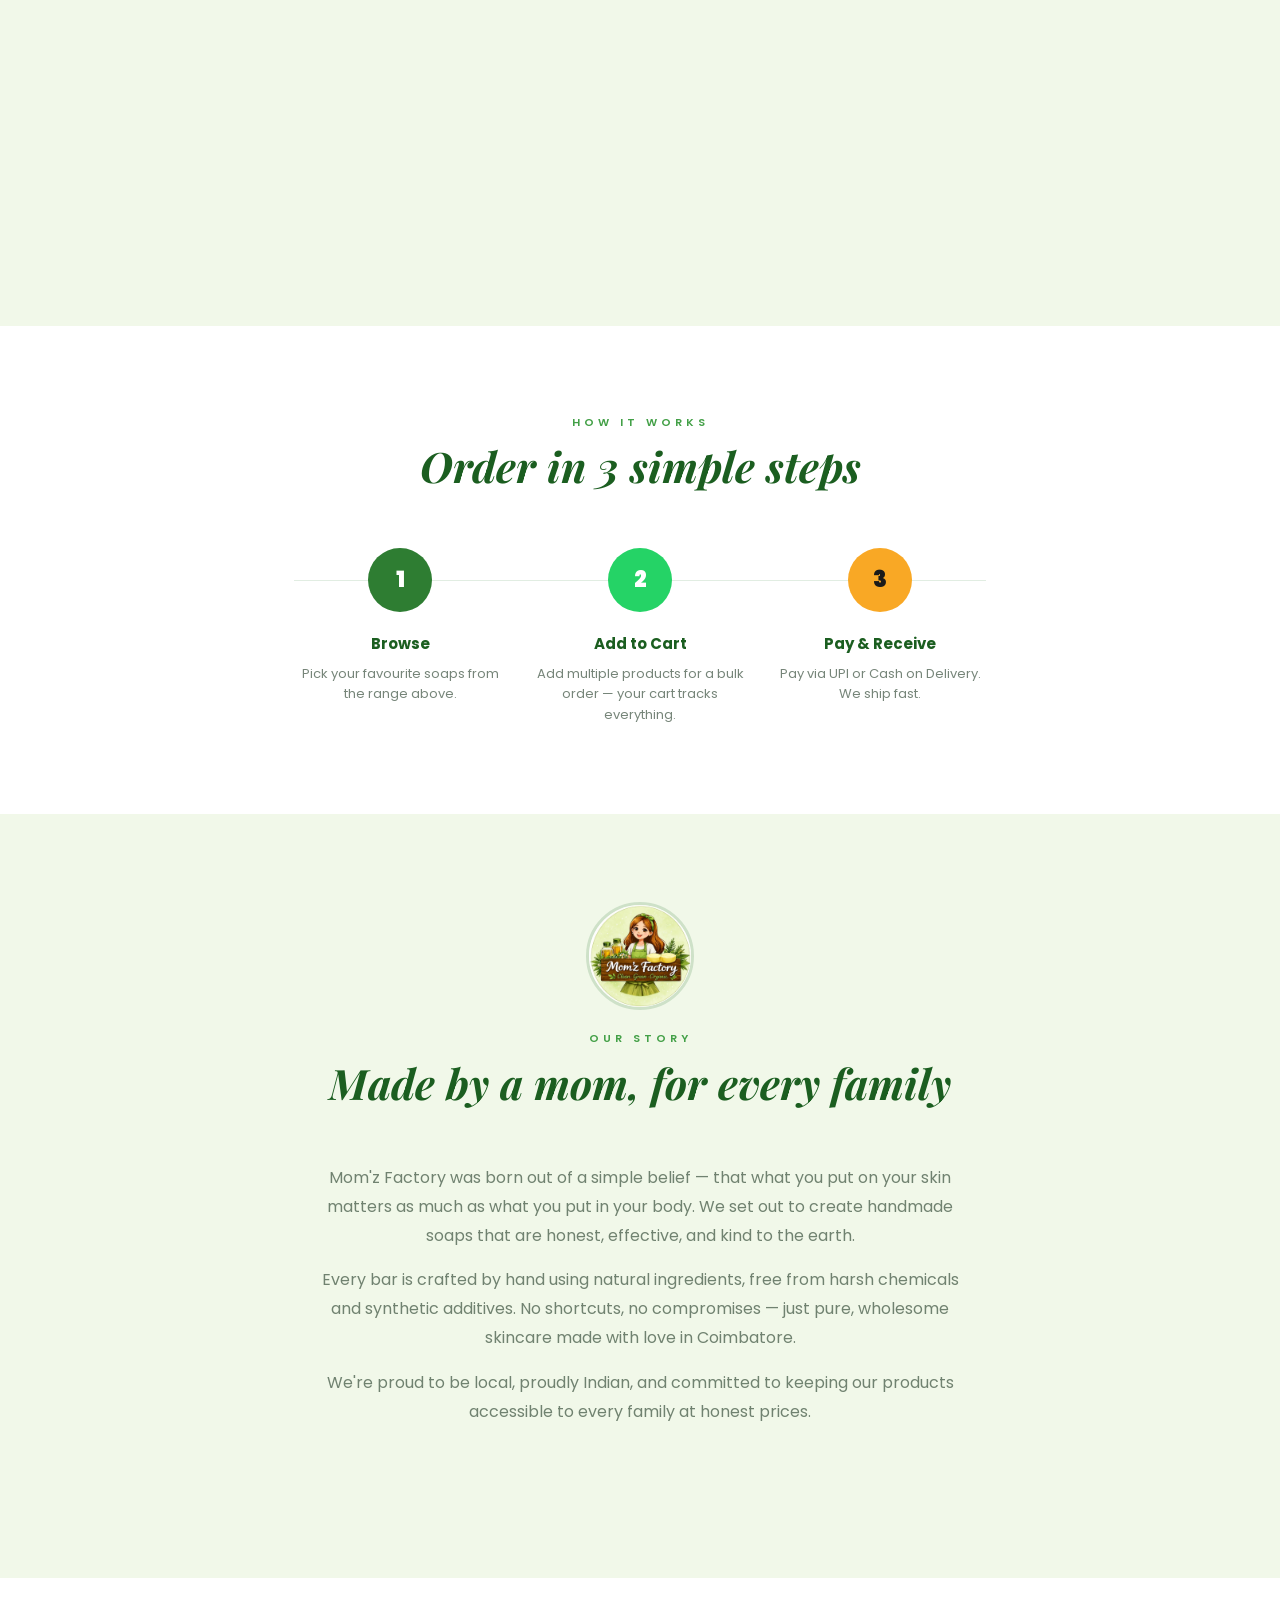
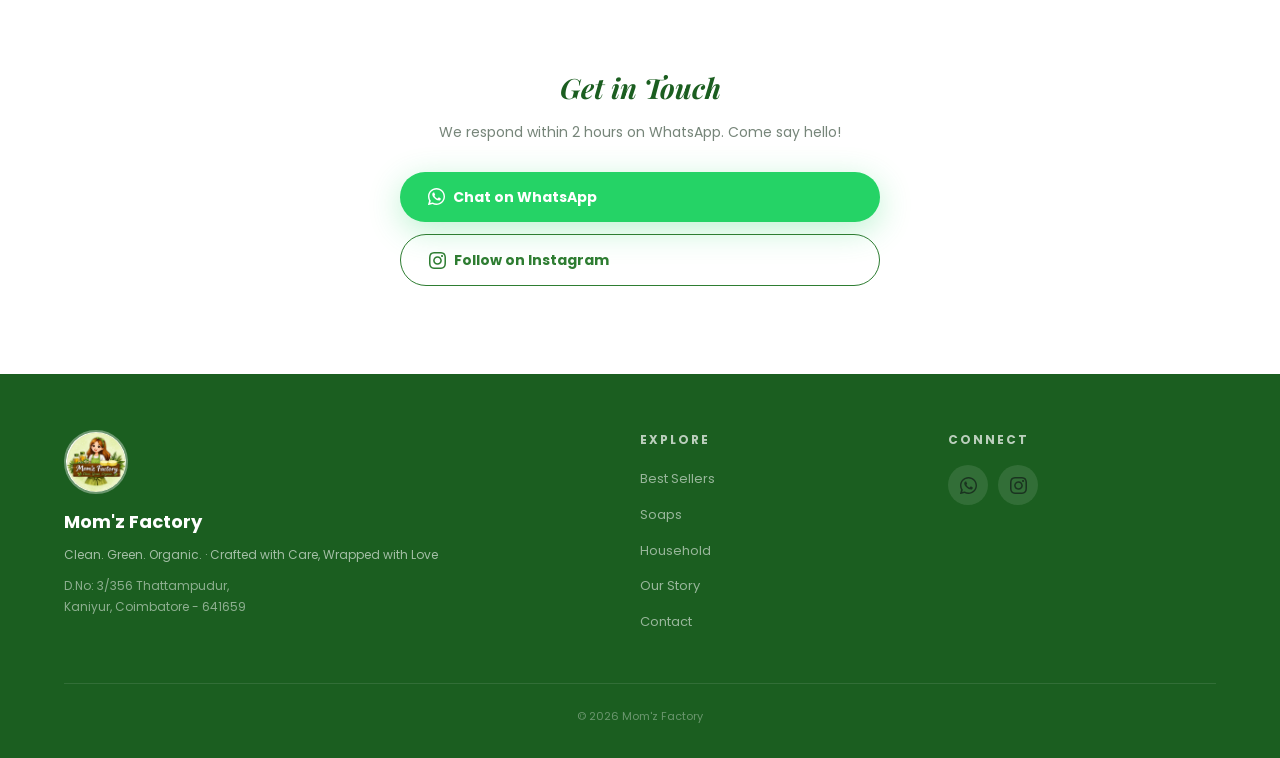
<file: products.html>
<!DOCTYPE html>
<html lang="en">
<head>
  <meta charset="UTF-8">
  <title>Products — Mom'z Factory</title>
  <meta http-equiv="refresh" content="0; url=/#products">
  <link rel="canonical" href="https://momzfactory.in/#products">
  <script>window.location.replace('/#products');</script>
</head>
<body>
  <p>The products section has moved to our home page — <a href="/#products">continue to Mom'z Factory</a>.</p>
</body>
</html>
</file>
<file: css/style.css>
/* ── Fonts ── */
@import url('https://fonts.googleapis.com/css2?family=Playfair+Display:ital,wght@0,700;1,700&family=Poppins:wght@300;400;600;700;900&display=swap');

/* ── Tokens ── */
:root {
  --bg:           #ffffff;
  --bg-mid:       #f1f8e9;
  --bg-card:      #ffffff;
  --green:        #2e7d32;
  --green-light:  #43a047;
  --green-dark:   #1b5e20;
  --whatsapp:     #25D366;
  --red:          #e53935;
  --text:         #1a3320;
  --text-muted:   rgba(26,51,32,0.60);
  --text-faint:   rgba(26,51,32,0.38);
  --border:       rgba(46,125,50,0.14);
  --border-hover: rgba(46,125,50,0.30);
  --radius-card:  16px;
  --radius-btn:   50px;
  --container:    1200px;
}

/* ── Reset ── */
*, *::before, *::after { box-sizing: border-box; margin: 0; padding: 0; }
html { scroll-behavior: smooth; }
body {
  font-family: 'Poppins', sans-serif;
  background: var(--bg);
  color: var(--text);
  line-height: 1.6;
  -webkit-font-smoothing: antialiased;
}
img { max-width: 100%; display: block; }
a { text-decoration: none; color: inherit; }
:focus-visible { outline: 2px solid var(--green); outline-offset: 2px; }
button:focus-visible, a:focus-visible { outline: 2px solid var(--green); outline-offset: 2px; }

/* ── Container ── */
.container { max-width: var(--container); margin: 0 auto; padding: 0 24px; }

/* Anchor targets stop just below the sticky header; part of the section's
   own top padding tucks under it so the heading lands close to the nav */
section[id] { scroll-margin-top: 98px; }
@media (max-width: 768px) {
  section[id] { scroll-margin-top: 84px; }
}

/* ── Animations ── */
[data-animate] {
  opacity: 0;
  transform: translateY(36px);
  transition: opacity 0.65s ease, transform 0.65s ease;
}
[data-animate].is-visible { opacity: 1; transform: none; }

/* ── Buttons ── */
.btn {
  display: inline-flex; align-items: center; gap: 8px;
  padding: 14px 28px; border-radius: var(--radius-btn);
  font-family: 'Poppins', sans-serif; font-size: 14px; font-weight: 700;
  text-decoration: none; cursor: pointer; border: none;
  transition: transform 0.2s ease, box-shadow 0.2s ease, background 0.2s ease;
}
.btn:hover { transform: translateY(-2px); }
.btn--primary {
  background: var(--whatsapp); color: #fff;
  box-shadow: 0 8px 32px rgba(37,211,102,0.3);
}
.btn--primary:hover { box-shadow: 0 12px 40px rgba(37,211,102,0.45); }
.btn--ghost {
  background: transparent; color: var(--green);
  border: 1.5px solid var(--green);
}
.btn--ghost:hover { background: rgba(46,125,50,0.06); box-shadow: 0 8px 24px rgba(46,125,50,0.12); }
.btn--full { width: 100%; justify-content: center; }

/* ── Header (announce bar + centered wordmark + anchor nav) ── */
.announce {
  background: var(--green-dark); color: rgba(255,255,255,0.92);
  text-align: center; font-size: 12px; font-weight: 500;
  letter-spacing: 0.6px; padding: 8px 16px;
}
.header-sticky {
  position: sticky; top: 0; z-index: 200;
  background: #fff; box-shadow: 0 2px 16px rgba(46,125,50,0.10);
}
.header { border-bottom: 1px solid var(--border); }
.header__inner {
  display: grid; grid-template-columns: 1fr auto 1fr;
  align-items: center; height: 88px;
}
.header__logo { justify-self: start; display: flex; align-items: center; }
.header__logo img {
  width: 70px; height: 70px; border-radius: 50%;
  object-fit: cover; border: 2px solid rgba(46,125,50,0.25);
}
.header__wordmark { justify-self: center; display: flex; align-items: center; }
.header__wordmark img { height: 46px; width: auto; }
.header__wordmark-text {
  font-family: 'Playfair Display', serif; font-style: italic;
  font-size: 26px; color: var(--green); font-weight: 700;
}
.header__cart { justify-self: end; }
.navbar__cart-btn {
  width: 40px; height: 40px; border-radius: 50%;
  background: rgba(46,125,50,0.10); border: none; cursor: pointer;
  display: flex; align-items: center; justify-content: center;
  color: var(--green-dark); position: relative; transition: transform 0.2s, background 0.2s;
}
.navbar__cart-btn:hover { transform: scale(1.1); background: rgba(46,125,50,0.18); }
.navbar__cart-count {
  position: absolute; top: -5px; right: -5px;
  width: 21px; height: 21px; background: var(--red);
  border-radius: 50%; font-size: 11px; font-weight: 700;
  display: none; align-items: center; justify-content: center; color: #fff;
  box-shadow: 0 1px 4px rgba(0,0,0,0.25);
}
.navbar__cart-count.visible { display: flex; }
.header__nav {
  display: flex; justify-content: center; gap: 36px;
  padding: 11px 16px; overflow-x: auto; -webkit-overflow-scrolling: touch;
  scrollbar-width: none;
}
.header__nav::-webkit-scrollbar { display: none; }
.header__nav a {
  font-size: 13.5px; font-weight: 600; color: var(--text);
  letter-spacing: 0.4px; white-space: nowrap; transition: color 0.2s;
}
.header__nav a:hover { color: var(--green); }
.header__nav a.nav-accent { color: var(--green); font-weight: 700; }
.header__nav a.nav-accent:hover { color: var(--green-dark); }

/* ── USP strip ── */
.usp-strip { background: var(--bg-mid); padding: 18px 0; }
.usp-strip__row {
  display: flex; justify-content: center; gap: 48px; flex-wrap: wrap;
}
.usp {
  display: flex; align-items: center; gap: 10px;
  color: var(--green-dark); font-size: 13px; font-weight: 600;
}
.usp svg { color: var(--green); flex-shrink: 0; }

/* ── Ratings ── */
.product-card__rating {
  display: flex; align-items: center; gap: 1px; margin-bottom: 8px;
}
.product-card__rating .star-on { color: #f9a825; display: inline-flex; }
.product-card__rating .star-off { color: rgba(26,51,32,0.18); display: inline-flex; }
.product-card__rating-num {
  margin-left: 6px; font-size: 11px; color: var(--text-muted); font-weight: 500;
}
.products-grid.products-grid--best {
  grid-template-columns: repeat(auto-fit, 300px);
  justify-content: center;
}
.products-grid.products-grid--best .product-card__benefit { display: none; }

/* ── Hero ── */
.hero {
  background: linear-gradient(160deg, #e8f5e9 0%, #f9fff6 50%, #ffffff 100%);
  display: flex; align-items: center;
  padding: 56px 24px 72px;
}
.hero__inner {
  max-width: var(--container); width: 100%; margin: 0 auto;
  display: grid; grid-template-columns: 1.05fr 0.95fr;
  align-items: center; gap: 64px;
}
.hero__content { max-width: 560px; text-align: left; }
.hero__eyebrow {
  font-size: 11px; letter-spacing: 4px; text-transform: uppercase;
  color: var(--green-light); font-weight: 600; margin-bottom: 20px;
}
.hero__title {
  font-family: 'Playfair Display', serif; font-style: italic;
  font-size: clamp(42px, 6vw, 64px); line-height: 1.05; margin-bottom: 24px;
  color: var(--green-dark);
}
.hero__title span { color: var(--green-light); }
.hero__subtitle {
  font-size: 17px; color: var(--text-muted); line-height: 1.75;
  margin: 0 0 40px; max-width: 520px;
}
.hero__ctas { display: flex; gap: 14px; flex-wrap: wrap; margin-bottom: 56px; }
.hero__stats {
  display: flex; gap: 48px;
  padding-top: 40px; border-top: 1px solid var(--border);
}
.hero__visual { position: relative; padding: 16px 8px; }
.hero__img-main {
  width: 100%; height: 460px; object-fit: cover;
  border-radius: 28px;
  box-shadow: 0 32px 80px rgba(27,94,32,0.18);
}
.hero__img-accent {
  position: absolute; width: 150px; height: 150px; object-fit: cover;
  border-radius: 18px; border: 5px solid #fff;
  box-shadow: 0 16px 40px rgba(27,94,32,0.22);
}
.hero__img-accent--1 { top: -12px; left: -28px; transform: rotate(-6deg); }
.hero__img-accent--2 { bottom: -12px; right: -18px; transform: rotate(5deg); }
.hero__stat-num { font-size: 28px; font-weight: 900; color: var(--green); line-height: 1; }
.hero__stat-mrp { font-size: 15px; font-weight: 500; color: var(--text-faint); text-decoration: line-through; }
.hero__stat-label { font-size: 11px; color: var(--text-faint); text-transform: uppercase; letter-spacing: 1px; margin-top: 4px; }

/* ── Sections ── */
.section { padding: 88px 0; text-align: center; }
.section--mid { background: var(--bg-mid); }
.section-eyebrow {
  font-size: 11px; letter-spacing: 4px; text-transform: uppercase;
  color: var(--green-light); font-weight: 600; margin-bottom: 10px;
}
.section-title {
  font-family: 'Playfair Display', serif; font-style: italic;
  font-size: clamp(28px, 5vw, 42px); line-height: 1.2; margin-bottom: 56px;
  color: var(--green-dark);
}

/* ── Why Grid ── */
.why-grid { display: grid; grid-template-columns: repeat(4, 1fr); gap: 20px; }
.why-card {
  background: #fff; border: 1px solid var(--border);
  border-radius: var(--radius-card); padding: 28px 22px;
  transition: border-color 0.2s, transform 0.3s, box-shadow 0.3s;
}
.why-card:hover { border-color: var(--border-hover); transform: translateY(-4px); box-shadow: 0 12px 32px rgba(46,125,50,0.10); }
.why-card__icon {
  width: 56px; height: 56px; border-radius: 50%;
  background: rgba(46,125,50,0.10); color: var(--green);
  display: flex; align-items: center; justify-content: center;
  margin: 0 auto 14px;
}
.why-card__title { font-size: 14px; font-weight: 700; margin-bottom: 8px; color: var(--green-dark); }
.why-card__desc { font-size: 12px; color: var(--text-muted); line-height: 1.6; }

/* ── Steps ── */
.steps { display: flex; justify-content: center; gap: 0; position: relative; }
.steps::before {
  content: ''; position: absolute; top: 32px; left: 20%; right: 20%;
  height: 1px; background: var(--border);
}
.step { flex: 1; max-width: 240px; text-align: center; padding: 0 16px; }
.step__circle {
  width: 64px; height: 64px; border-radius: 50%;
  display: flex; align-items: center; justify-content: center;
  font-size: 22px; font-weight: 900; color: #fff;
  margin: 0 auto 20px; position: relative; z-index: 1;
}
.step__circle--1 { background: var(--green); }
.step__circle--2 { background: var(--whatsapp); }
.step__circle--3 { background: #f9a825; color: #1a1a1a; }
.step__title { font-size: 15px; font-weight: 700; margin-bottom: 8px; color: var(--green-dark); }
.step__desc { font-size: 13px; color: var(--text-muted); line-height: 1.6; }

/* ── Testimonials ── */
.testimonials-grid {
  display: grid; grid-template-columns: repeat(3, 1fr); gap: 20px;
  max-width: 1040px; margin: 0 auto;
}
.testimonial {
  background: #fff; border: 1px solid var(--border);
  border-radius: var(--radius-card); padding: 28px 24px; text-align: left;
  transition: border-color 0.2s, box-shadow 0.3s;
}
.testimonial:hover { border-color: var(--border-hover); box-shadow: 0 8px 24px rgba(46,125,50,0.08); }
.testimonial__stars { display: flex; gap: 3px; color: #f9a825; margin-bottom: 14px; }
.testimonial__text { font-size: 14px; color: var(--text-muted); line-height: 1.7; margin-bottom: 16px; }
.testimonial__author { font-size: 13px; font-weight: 700; color: var(--green); }

/* ── Page Hero (inner pages) ── */
.page-hero {
  padding: 140px 24px 64px; text-align: center;
  background: linear-gradient(160deg, #e8f5e9 0%, #ffffff 100%);
}
.page-hero__title {
  font-family: 'Playfair Display', serif; font-style: italic;
  font-size: clamp(32px, 6vw, 52px); margin-bottom: 12px;
  color: var(--green-dark);
}
.page-hero__subtitle { font-size: 15px; color: var(--text-muted); }

/* ── Filter Tabs ── */
.filter-bar { display: flex; justify-content: center; gap: 10px; margin-bottom: 48px; flex-wrap: wrap; }
.filter-tab {
  padding: 10px 24px; border-radius: var(--radius-btn);
  border: 1.5px solid var(--border); background: transparent;
  color: var(--text-muted); font-family: 'Poppins', sans-serif;
  font-size: 13px; font-weight: 600; cursor: pointer; transition: background 0.2s, border-color 0.2s, color 0.2s;
}
.filter-tab:hover { border-color: var(--border-hover); color: var(--green); }
.filter-tab.active { background: var(--green); border-color: var(--green); color: #fff; }

/* ── Products Section ── */
.products-section { padding: 48px 0 88px; }
.products-grid { display: grid; grid-template-columns: repeat(3, 1fr); gap: 20px; }

/* ── Product Card ── */
.product-card {
  background: #fff; border: 1px solid var(--border);
  border-radius: var(--radius-card); overflow: hidden;
  transition: transform 0.3s ease, box-shadow 0.3s ease, border-color 0.2s;
}
.product-card:hover {
  transform: translateY(-6px);
  box-shadow: 0 20px 48px rgba(46,125,50,0.14);
  border-color: var(--border-hover);
}
.product-card__img {
  height: 220px; width: 100%; display: flex; align-items: center;
  justify-content: center; overflow: hidden; position: relative;
  background: #f7f2ec;
}
.product-card__photo { width: 100%; height: 100%; object-fit: cover; }
.product-card__swatch {
  width: 100px; height: 140px; border-radius: 12px;
  display: flex; align-items: center; justify-content: center;
  font-size: 11px; font-weight: 700; text-align: center; line-height: 1.35;
  box-shadow: 0 12px 32px rgba(0,0,0,0.18);
}
.product-card__body { padding: 18px; }
.product-card__name { font-size: 14px; font-weight: 700; margin-bottom: 5px; color: var(--green-dark); }
.product-card__benefit {
  font-size: 11px; color: var(--text-muted); line-height: 1.55;
  margin-bottom: 12px;
  display: -webkit-box; -webkit-line-clamp: 2;
  -webkit-box-orient: vertical; overflow: hidden;
}
.product-card__tags { display: flex; gap: 6px; margin-bottom: 14px; }
.product-card__tag {
  font-size: 10px; background: rgba(46,125,50,0.08);
  color: var(--green); border-radius: 20px;
  padding: 3px 10px; font-weight: 600;
}
.product-card__footer { display: flex; align-items: center; justify-content: space-between; }
.product-card__price { display: flex; flex-direction: column; gap: 2px; }
.product-card__mrp { font-size: 13px; font-weight: 500; color: var(--text-faint); text-decoration: line-through; margin-right: 7px; }
.product-card__sale { font-size: 20px; font-weight: 900; color: var(--green); }
.product-card__badge {
  position: absolute; top: 12px; left: 12px; z-index: 1;
  font-size: 11px; font-weight: 700; letter-spacing: 0.3px;
  padding: 4px 12px; border-radius: 20px;
}
.product-card__badge--off { background: var(--red); color: #fff; }
.product-card__badge--oos { background: rgba(26,26,26,0.78); color: #fff; }
.product-card__badge--new { left: auto; right: 12px; background: #e91e63; color: #fff; }
.product-card--oos .product-card__photo,
.product-card--oos .product-card__swatch { filter: grayscale(0.85); opacity: 0.55; }
.products-error {
  grid-column: 1 / -1; text-align: center; padding: 56px 24px;
  color: var(--text-muted); font-size: 15px;
}
.product-card__incl { font-size: 10px; color: var(--text-faint); font-weight: 400; }
.add-to-cart-btn {
  background: var(--green); color: #fff; border: none;
  border-radius: 10px; padding: 9px 16px;
  font-family: 'Poppins', sans-serif; font-size: 12px; font-weight: 700;
  cursor: pointer; transition: background 0.2s, transform 0.15s;
  white-space: nowrap;
}
.add-to-cart-btn:hover { background: var(--green-dark); }
.add-to-cart-btn.added { transform: scale(1.1); background: var(--whatsapp); }
.add-to-cart-btn:disabled {
  background: rgba(26,51,32,0.14); color: rgba(26,51,32,0.45);
  cursor: not-allowed;
}
.qty-stepper {
  display: inline-flex; align-items: stretch;
  border-radius: 10px; overflow: hidden;
  border: 1px solid var(--green);
}
.qty-stepper__btn {
  width: 30px; height: 34px; background: var(--green); color: #fff;
  border: none; cursor: pointer; font-size: 16px; line-height: 1;
  display: flex; align-items: center; justify-content: center;
  transition: background 0.15s;
}
.qty-stepper__btn:hover { background: var(--green-dark); }
.qty-stepper__count {
  min-width: 30px; display: flex; align-items: center; justify-content: center;
  background: #fff; font-weight: 700; font-size: 13px; color: var(--green-dark);
}

/* ── Cart Bubble ── */
.cart-bubble {
  position: fixed; bottom: 28px; right: 28px; z-index: 300;
  width: 58px; height: 58px; border-radius: 50%;
  background: var(--whatsapp);
  display: none; align-items: center; justify-content: center;
  font-size: 22px; cursor: pointer; border: none;
  transition: transform 0.2s;
}
.cart-bubble.visible {
  display: flex;
  animation: bubble-pulse 2.5s infinite;
}
.cart-bubble:hover { transform: scale(1.08); animation: none; }
.cart-bubble__count {
  position: absolute; top: -4px; right: -4px;
  width: 22px; height: 22px; background: var(--red);
  border-radius: 50%; font-size: 11px; font-weight: 800;
  display: flex; align-items: center; justify-content: center;
  color: #fff; font-family: 'Poppins', sans-serif;
}
@keyframes bubble-pulse {
  0%   { box-shadow: 0 8px 32px rgba(37,211,102,0.45), 0 0 0 0   rgba(37,211,102,0.4); }
  70%  { box-shadow: 0 8px 32px rgba(37,211,102,0.45), 0 0 0 14px rgba(37,211,102,0); }
  100% { box-shadow: 0 8px 32px rgba(37,211,102,0.45), 0 0 0 0   rgba(37,211,102,0); }
}

/* ── Cart Panel ── */
.cart-panel { position: fixed; inset: 0; z-index: 400; display: none; }
.cart-panel.open { display: block; }
.cart-panel__overlay { position: absolute; inset: 0; background: rgba(0,0,0,0.45); backdrop-filter: blur(4px); }
.cart-panel__sheet {
  position: absolute; bottom: 0; left: 0; right: 0;
  background: #fff; border-radius: 24px 24px 0 0;
  border-top: 2px solid var(--green); max-height: 85vh;
  display: flex; flex-direction: column;
  transform: translateY(100%);
  transition: transform 0.35s cubic-bezier(0.32,0.72,0,1);
}
.cart-panel.open .cart-panel__sheet { transform: translateY(0); }
.cart-panel__header {
  display: flex; align-items: center; justify-content: space-between;
  padding: 20px 24px 16px; border-bottom: 1px solid var(--border); flex-shrink: 0;
}
.cart-panel__title { font-size: 16px; font-weight: 700; color: var(--green-dark); }
.cart-panel__close {
  background: rgba(0,0,0,0.06); border: none; cursor: pointer;
  color: var(--text); width: 32px; height: 32px; border-radius: 50%;
  font-size: 14px; display: flex; align-items: center; justify-content: center;
  transition: background 0.2s;
}
.cart-panel__close:hover { background: rgba(0,0,0,0.10); }
.cart-panel__items { overflow-y: auto; flex: 1; padding: 8px 0; }
.cart-item {
  display: flex; align-items: center; gap: 14px;
  padding: 14px 24px; border-bottom: 1px solid var(--border);
}
.cart-item__swatch { width: 44px; height: 44px; border-radius: 10px; flex-shrink: 0; }
.cart-item__info { flex: 1; }
.cart-item__name { font-size: 13px; font-weight: 700; color: var(--green-dark); }
.cart-item__price { font-size: 12px; color: var(--green); font-weight: 600; }
.cart-item__controls { display: flex; align-items: center; gap: 10px; }
.cart-qty-btn {
  width: 28px; height: 28px; border-radius: 50%;
  border: 1px solid var(--border); background: rgba(46,125,50,0.06);
  color: var(--green); font-size: 16px; cursor: pointer;
  display: flex; align-items: center; justify-content: center;
  transition: background 0.2s; line-height: 1;
}
.cart-qty-btn:hover { background: rgba(46,125,50,0.14); }
.cart-item__qty { font-size: 14px; font-weight: 700; min-width: 20px; text-align: center; color: var(--text); }
.cart-panel__footer {
  padding: 20px 24px; border-top: 1px solid var(--border); flex-shrink: 0;
}
.cart-panel__total { font-size: 18px; font-weight: 900; color: var(--green); margin-bottom: 14px; text-align: center; }
.cart-panel__empty { text-align: center; padding: 48px 24px; color: var(--text-muted); font-size: 14px; }

/* ── Address Modal ── */
.address-modal { position: fixed; inset: 0; z-index: 500; display: none; }
.address-modal.open { display: block; }
.address-modal__overlay {
  position: absolute; inset: 0;
  background: rgba(0,0,0,0.50); backdrop-filter: blur(4px);
}
.address-modal__sheet {
  position: absolute; bottom: 0; left: 0; right: 0;
  background: #fff; border-radius: 24px 24px 0 0;
  max-height: 92vh; overflow-y: auto;
  box-shadow: 0 -8px 48px rgba(0,0,0,0.22);
  transform: translateY(100%);
  transition: transform 0.35s cubic-bezier(0.32,0.72,0,1);
  padding-bottom: env(safe-area-inset-bottom, 0px);
}
.address-modal.open .address-modal__sheet { transform: translateY(0); }
.address-modal__header {
  display: flex; align-items: center; justify-content: space-between;
  padding: 20px 24px 0;
}
.address-modal__title { font-size: 17px; font-weight: 700; color: var(--green-dark); }
.address-modal__close {
  width: 32px; height: 32px; border-radius: 50%; border: none;
  background: rgba(0,0,0,0.06); cursor: pointer; font-size: 14px;
  display: flex; align-items: center; justify-content: center;
  transition: background 0.2s;
}
.address-modal__close:hover { background: rgba(0,0,0,0.12); }
.address-modal__sub {
  font-size: 13px; color: var(--text-muted); line-height: 1.55;
  padding: 8px 24px 16px;
}
.address-modal__body { padding: 0 24px; display: flex; flex-direction: column; gap: 14px; }
.addr-field { display: flex; flex-direction: column; gap: 5px; }
.addr-label { font-size: 11px; font-weight: 700; letter-spacing: 1px; text-transform: uppercase; color: var(--green); }
.addr-input {
  width: 100%; padding: 12px 14px;
  border: 1.5px solid var(--border); border-radius: 10px;
  font-family: 'Poppins', sans-serif; font-size: 14px; color: var(--text);
  background: #fafafa; outline: none;
  transition: border-color 0.2s, box-shadow 0.2s, background 0.2s;
}
.addr-input::placeholder { color: var(--text-faint); }
.addr-input:focus {
  border-color: var(--green); background: #fff;
  box-shadow: 0 0 0 3px rgba(46,125,50,0.10);
}
.addr-row { display: grid; grid-template-columns: 1fr 1fr; gap: 12px; }
.address-modal__footer {
  padding: 20px 24px 24px; display: flex; flex-direction: column; gap: 14px;
  border-top: 1px solid var(--border); margin-top: 20px;
}
.addr-save-label {
  display: flex; align-items: center; gap: 10px;
  font-size: 13px; color: var(--text-muted); cursor: pointer;
  user-select: none;
}
.addr-save-label input[type="checkbox"] {
  width: 18px; height: 18px; accent-color: var(--green); cursor: pointer;
}

/* ── About ── */
.about-story { max-width: 640px; margin: 0 auto 64px; font-size: 16px; color: var(--text-muted); line-height: 1.8; text-align: center; }
.about-story p { margin-bottom: 16px; }
.about-grid { display: grid; grid-template-columns: 1fr 1fr; gap: 20px; max-width: 800px; margin: 0 auto 56px; }
.info-card { background: #fff; border: 1px solid var(--border); border-radius: var(--radius-card); padding: 28px 24px; text-align: left; box-shadow: 0 4px 16px rgba(46,125,50,0.06); }
.info-card__label { font-size: 10px; letter-spacing: 3px; text-transform: uppercase; color: var(--green-light); font-weight: 600; margin-bottom: 12px; }
.info-card__name { font-size: 16px; font-weight: 700; margin-bottom: 10px; color: var(--green-dark); }
.info-card__address { font-size: 13px; color: var(--text-muted); line-height: 1.7; }
.info-card__lic { margin-top: 14px; font-size: 12px; color: var(--green); font-weight: 600; }
.contact-box { max-width: 480px; margin: 0 auto; text-align: center; }
.contact-box__title { font-family: 'Playfair Display', serif; font-style: italic; font-size: 28px; margin-bottom: 10px; color: var(--green-dark); }
.contact-box__sub { font-size: 14px; color: var(--text-muted); margin-bottom: 28px; }
.contact-btns { display: flex; flex-direction: column; gap: 12px; }

/* ── Brand logo placements ── */
.story-logo {
  width: 108px; height: 108px; border-radius: 50%;
  margin: 0 auto 20px; display: block;
  border: 3px solid rgba(46,125,50,0.18);
}
.footer__logo {
  width: 64px; height: 64px; border-radius: 50%;
  margin-bottom: 14px; border: 2px solid rgba(255,255,255,0.35);
}

/* ── Footer ── */
.footer { background: var(--green-dark); padding: 56px 0 32px; }
.footer__inner { display: grid; grid-template-columns: 2fr 1fr 1fr; gap: 40px; margin-bottom: 40px; }
.footer__brand-name { font-size: 18px; font-weight: 700; margin-bottom: 8px; color: #fff; }
.footer__tagline { font-size: 12px; color: rgba(255,255,255,0.6); margin-bottom: 12px; line-height: 1.6; }
.footer__address { font-size: 12px; color: rgba(255,255,255,0.5); line-height: 1.7; }
.footer__col-title { font-size: 12px; font-weight: 700; letter-spacing: 2px; text-transform: uppercase; margin-bottom: 16px; color: rgba(255,255,255,0.7); }
.footer__links { list-style: none; }
.footer__links li { margin-bottom: 10px; }
.footer__links a { font-size: 13px; color: rgba(255,255,255,0.55); transition: color 0.2s; }
.footer__links a:hover { color: #fff; }
.footer__social { display: flex; gap: 10px; }
.footer__social-link {
  width: 40px; height: 40px; border-radius: 50%;
  background: rgba(255,255,255,0.1);
  display: flex; align-items: center; justify-content: center;
  font-size: 18px; transition: background 0.2s, transform 0.2s;
}
.footer__social-link:hover { background: rgba(255,255,255,0.2); transform: translateY(-2px); }
.footer__bottom {
  border-top: 1px solid rgba(255,255,255,0.1); padding-top: 24px;
  display: flex; justify-content: center; gap: 24px; flex-wrap: wrap;
  font-size: 11px; color: rgba(255,255,255,0.35); text-align: center;
}

/* ── Responsive ── */
@media (max-width: 1024px) {
  .products-grid, .products-grid.products-grid--best { grid-template-columns: repeat(2, 1fr); }
  .why-grid { grid-template-columns: repeat(2, 1fr); }
  .footer__inner { grid-template-columns: 1fr 1fr; }
}
@media (max-width: 900px) {
  .hero { padding: 40px 24px 56px; }
  .hero__inner { grid-template-columns: 1fr; gap: 56px; }
  .hero__content { max-width: 640px; margin: 0 auto; text-align: center; }
  .hero__subtitle { margin-left: auto; margin-right: auto; }
  .hero__ctas, .hero__stats { justify-content: center; }
  .hero__visual { max-width: 400px; margin: 0 auto; width: 100%; }
  .hero__img-main { height: 340px; }
  .hero__img-accent { width: 110px; height: 110px; }
  .hero__img-accent--1 { left: -10px; }
  .hero__img-accent--2 { right: -10px; }
}
@media (max-width: 768px) {
  .section { padding: 64px 0; }
  .header__inner { height: 70px; }
  .header__logo img { width: 54px; height: 54px; }
  .header__wordmark img { height: 34px; }
  .header__nav {
    gap: 22px; justify-content: flex-start; padding-right: 48px;
    -webkit-mask-image: linear-gradient(90deg, #000 86%, transparent);
    mask-image: linear-gradient(90deg, #000 86%, transparent);
  }
  .usp-strip__row { gap: 14px 22px; }
  .usp { font-size: 12px; }
  .steps { flex-direction: column; align-items: center; gap: 32px; }
  .steps::before { display: none; }
  .testimonials-grid { grid-template-columns: 1fr; max-width: 480px; }
  .about-grid { grid-template-columns: 1fr; }
  .footer__inner { grid-template-columns: 1fr; gap: 32px; }
}
@media (max-width: 768px) {
  .products-grid, .products-grid.products-grid--best { grid-template-columns: repeat(2, 1fr); gap: 12px; }
  .product-card__img { height: 150px; }
  .product-card__body { padding: 12px; }
  .product-card__name { font-size: 12.5px; }
  .product-card__benefit { display: none; }
  .product-card__tags { margin-bottom: 10px; flex-wrap: wrap; }
  .product-card__sale { font-size: 16px; }
  .product-card__footer { gap: 6px; }
  .add-to-cart-btn { padding: 8px 11px; font-size: 11px; }
  .product-card__badge { font-size: 9.5px; padding: 3px 9px; top: 8px; left: 8px; }
  .product-card__badge--new { left: auto; right: 8px; }
}
@media (max-width: 640px) {
  .hero__stats { gap: 24px; }
  .why-grid { grid-template-columns: 1fr 1fr; }
}

@media (prefers-reduced-motion: reduce) {
  [data-animate] { transition: none; opacity: 1; transform: none; }
  .cart-bubble { animation: none; }
  .cart-panel__sheet { transition: none; }
  .address-modal__sheet { transition: none; }
}
</file>
